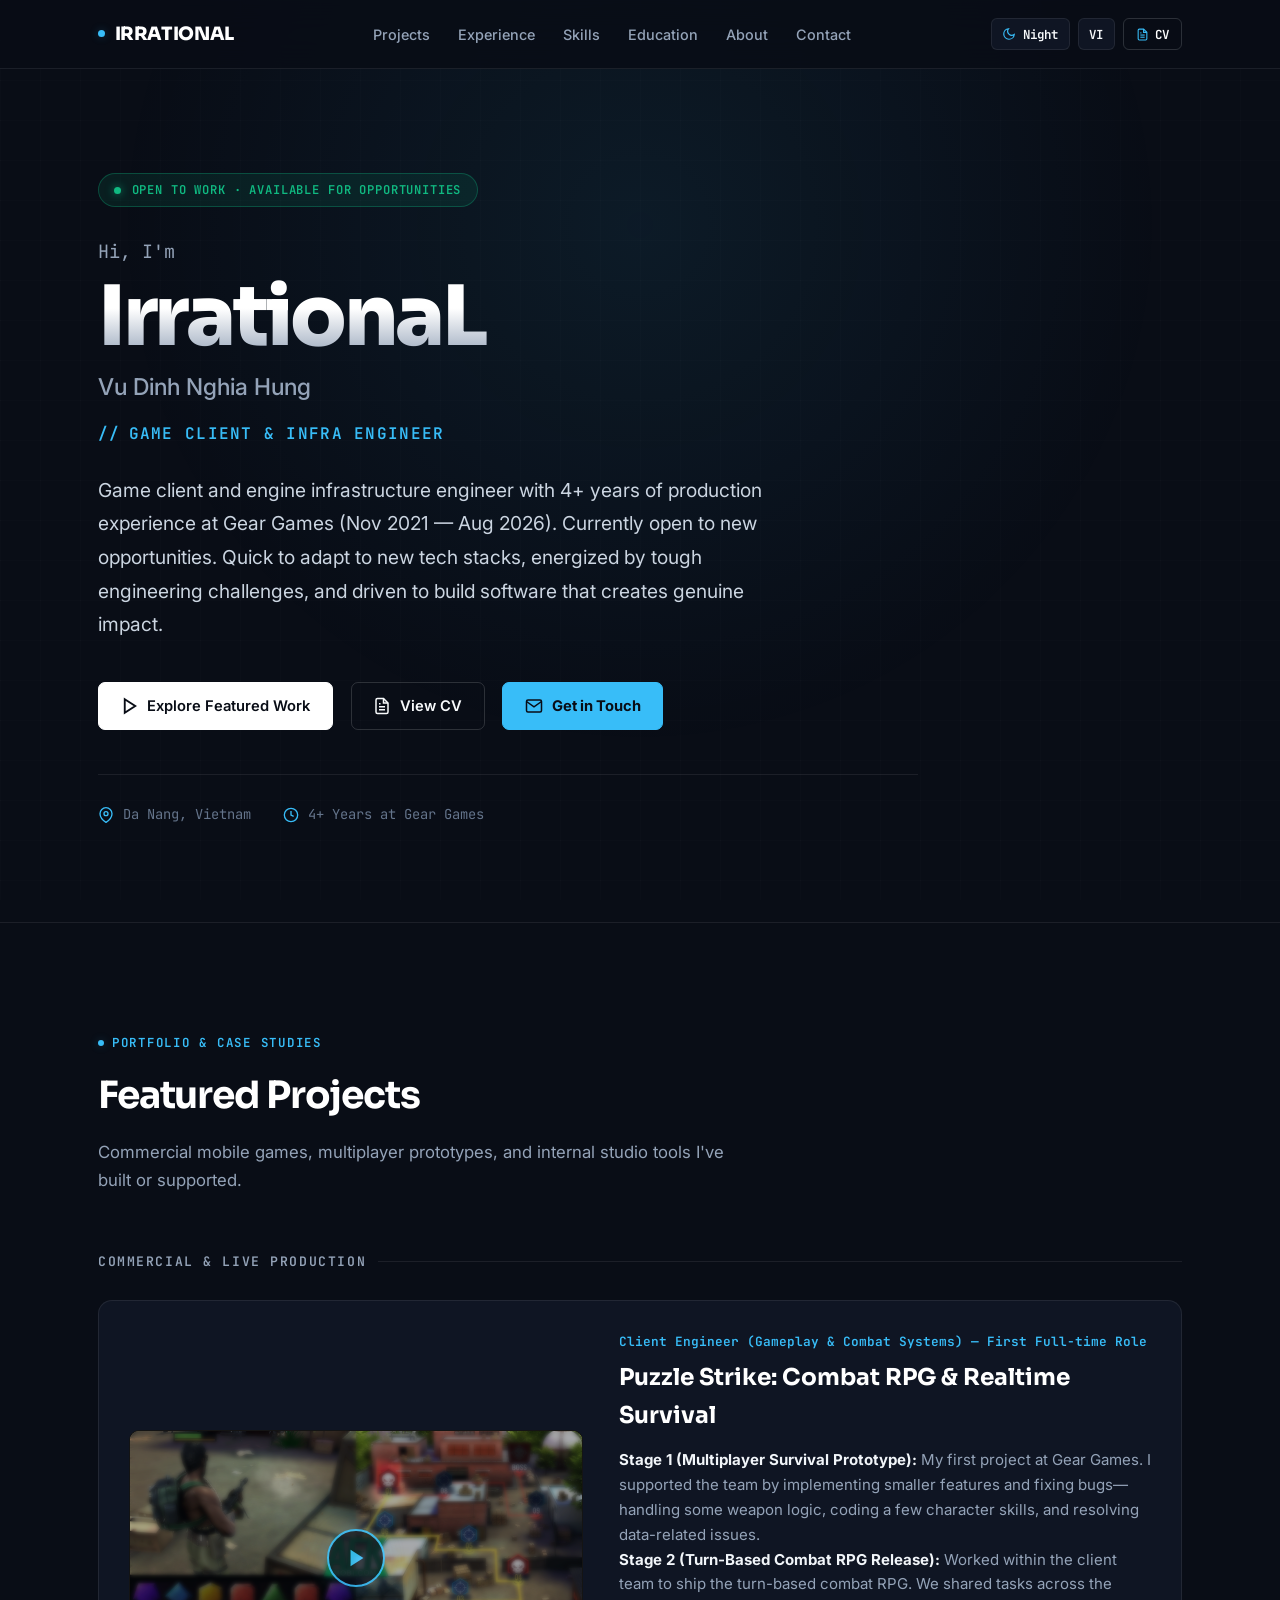
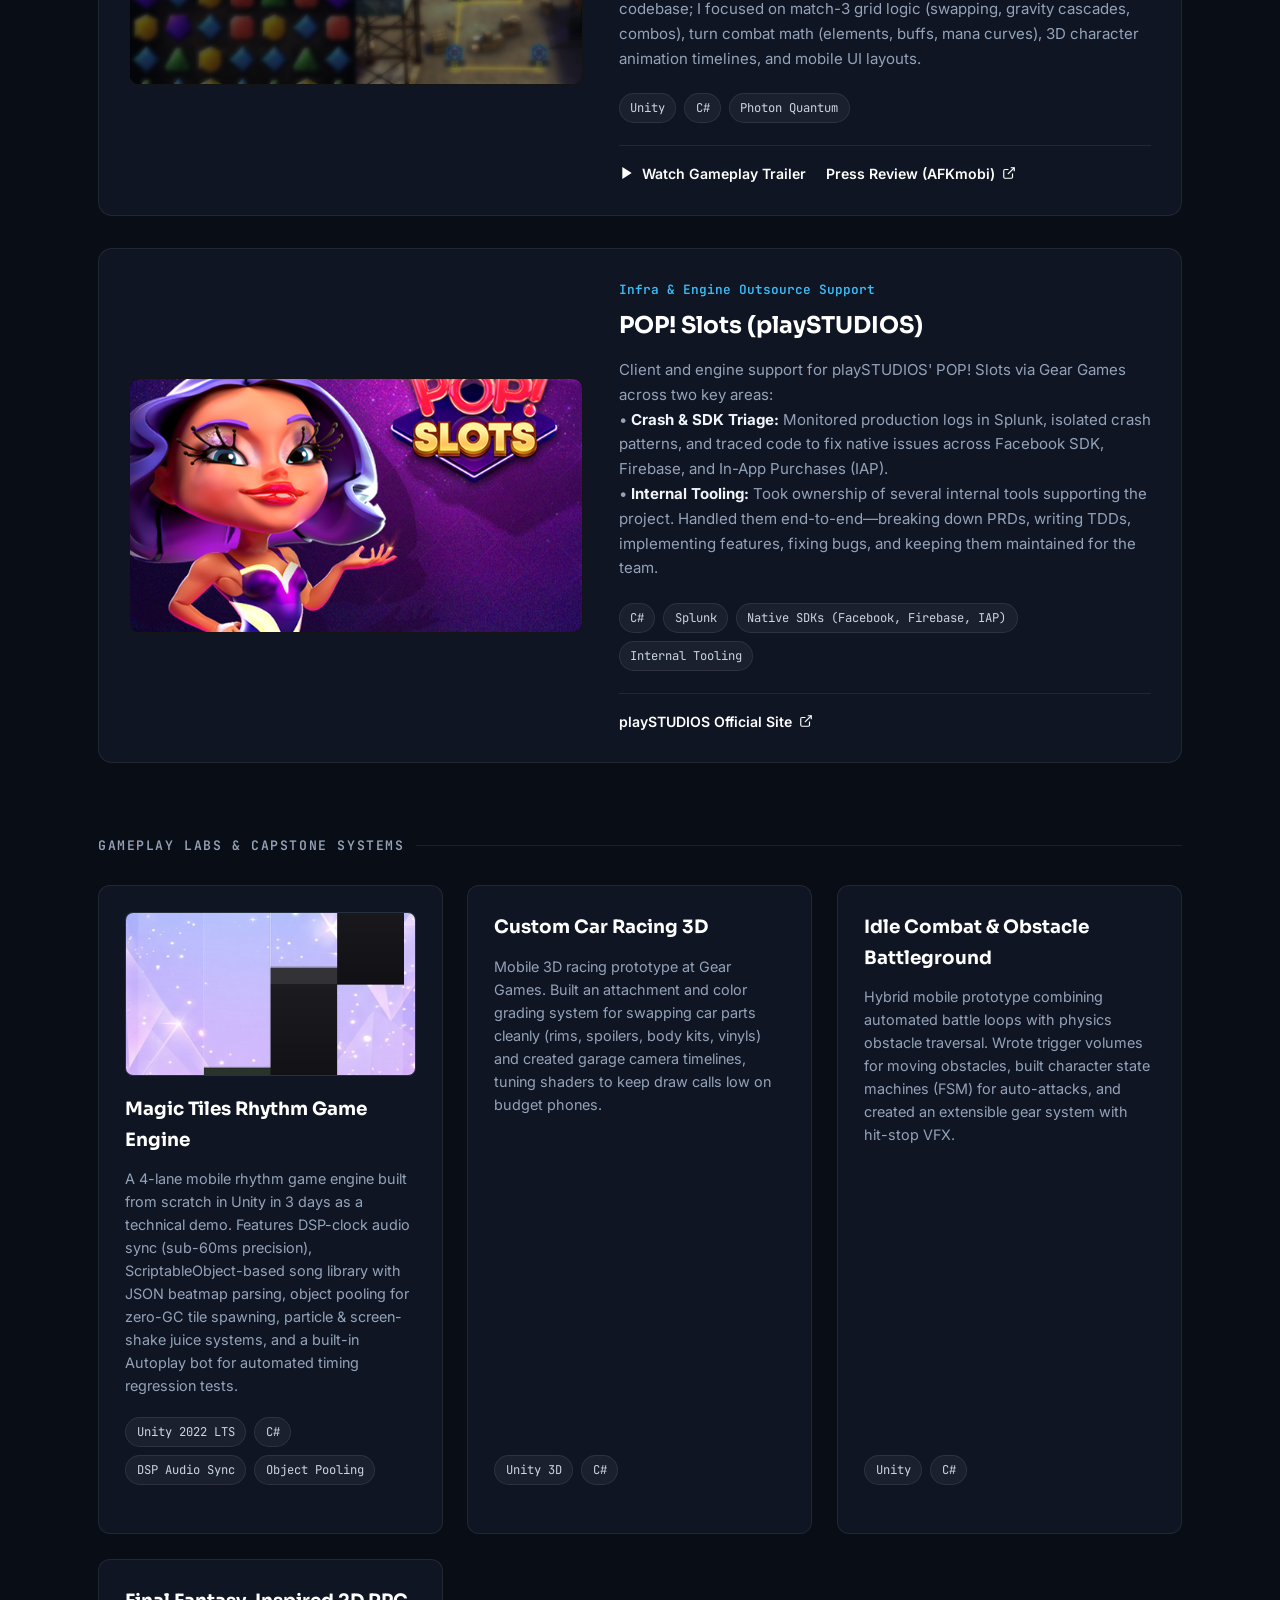
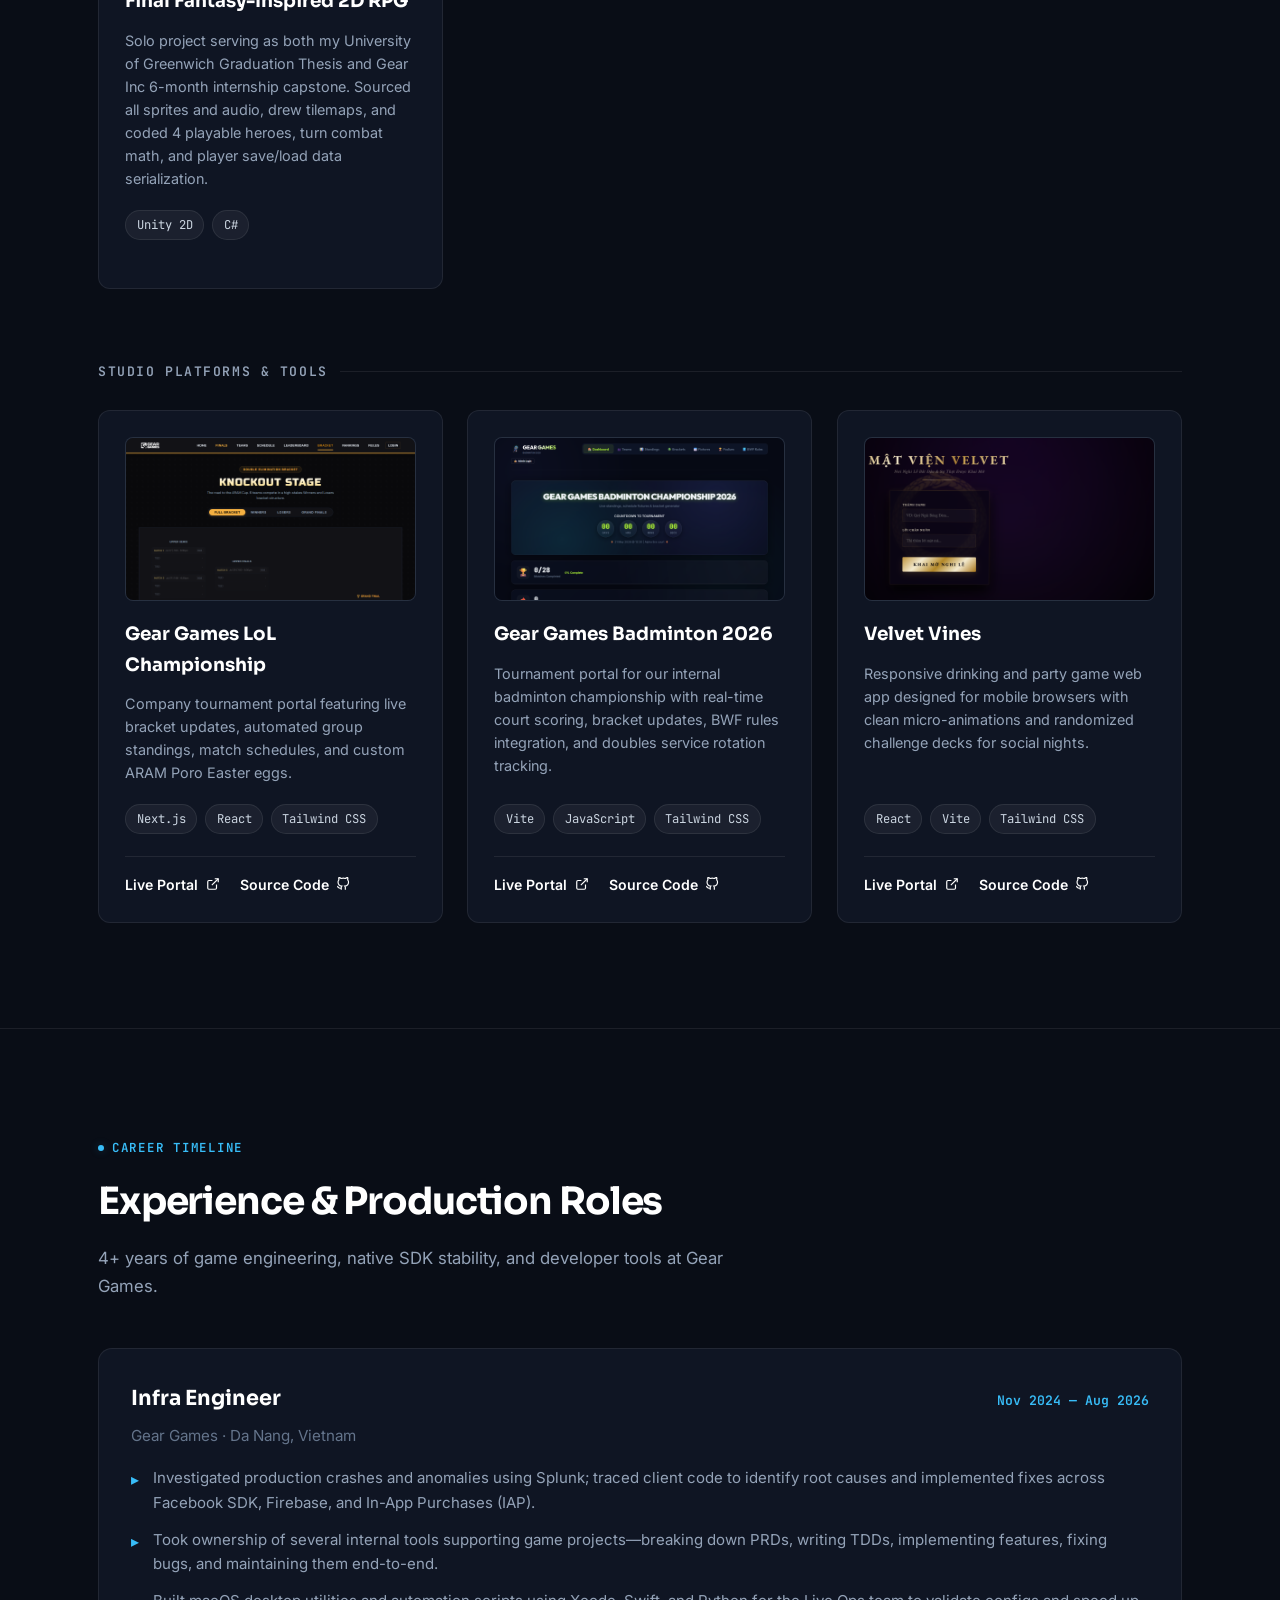
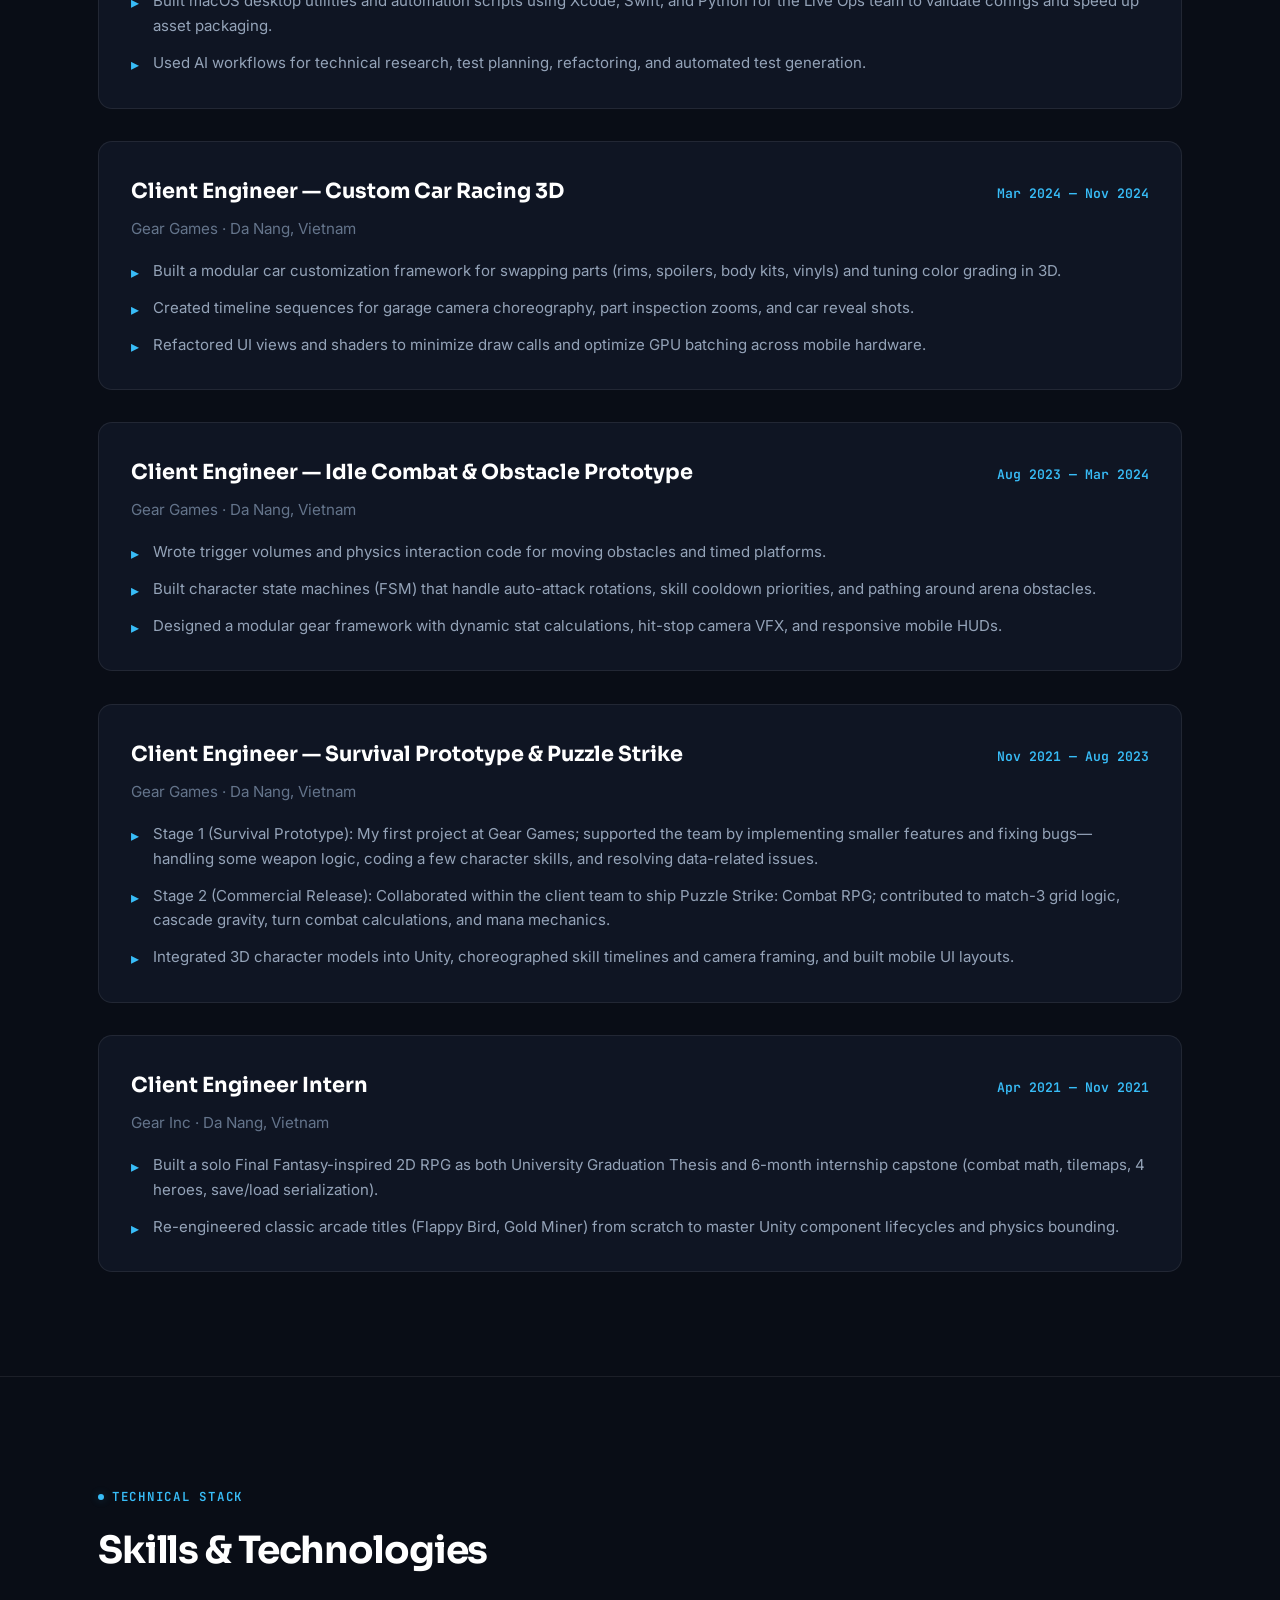
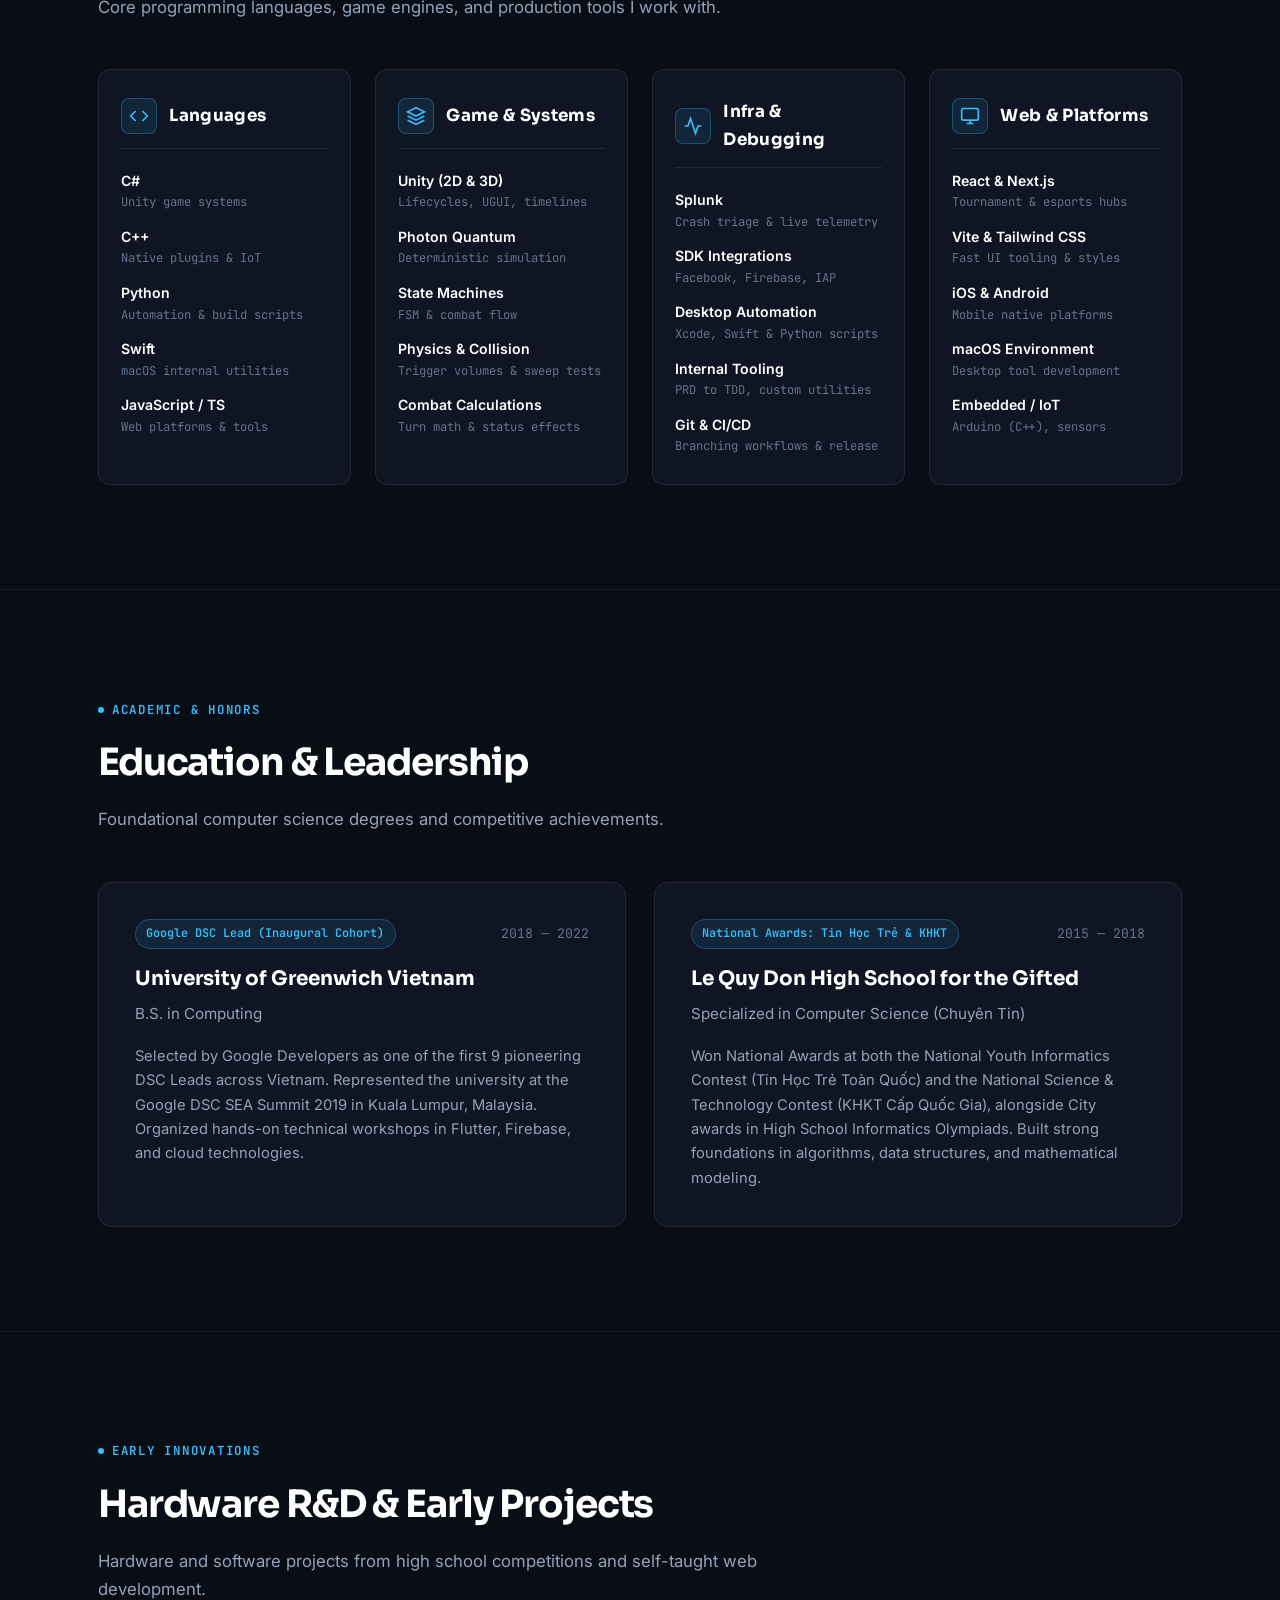
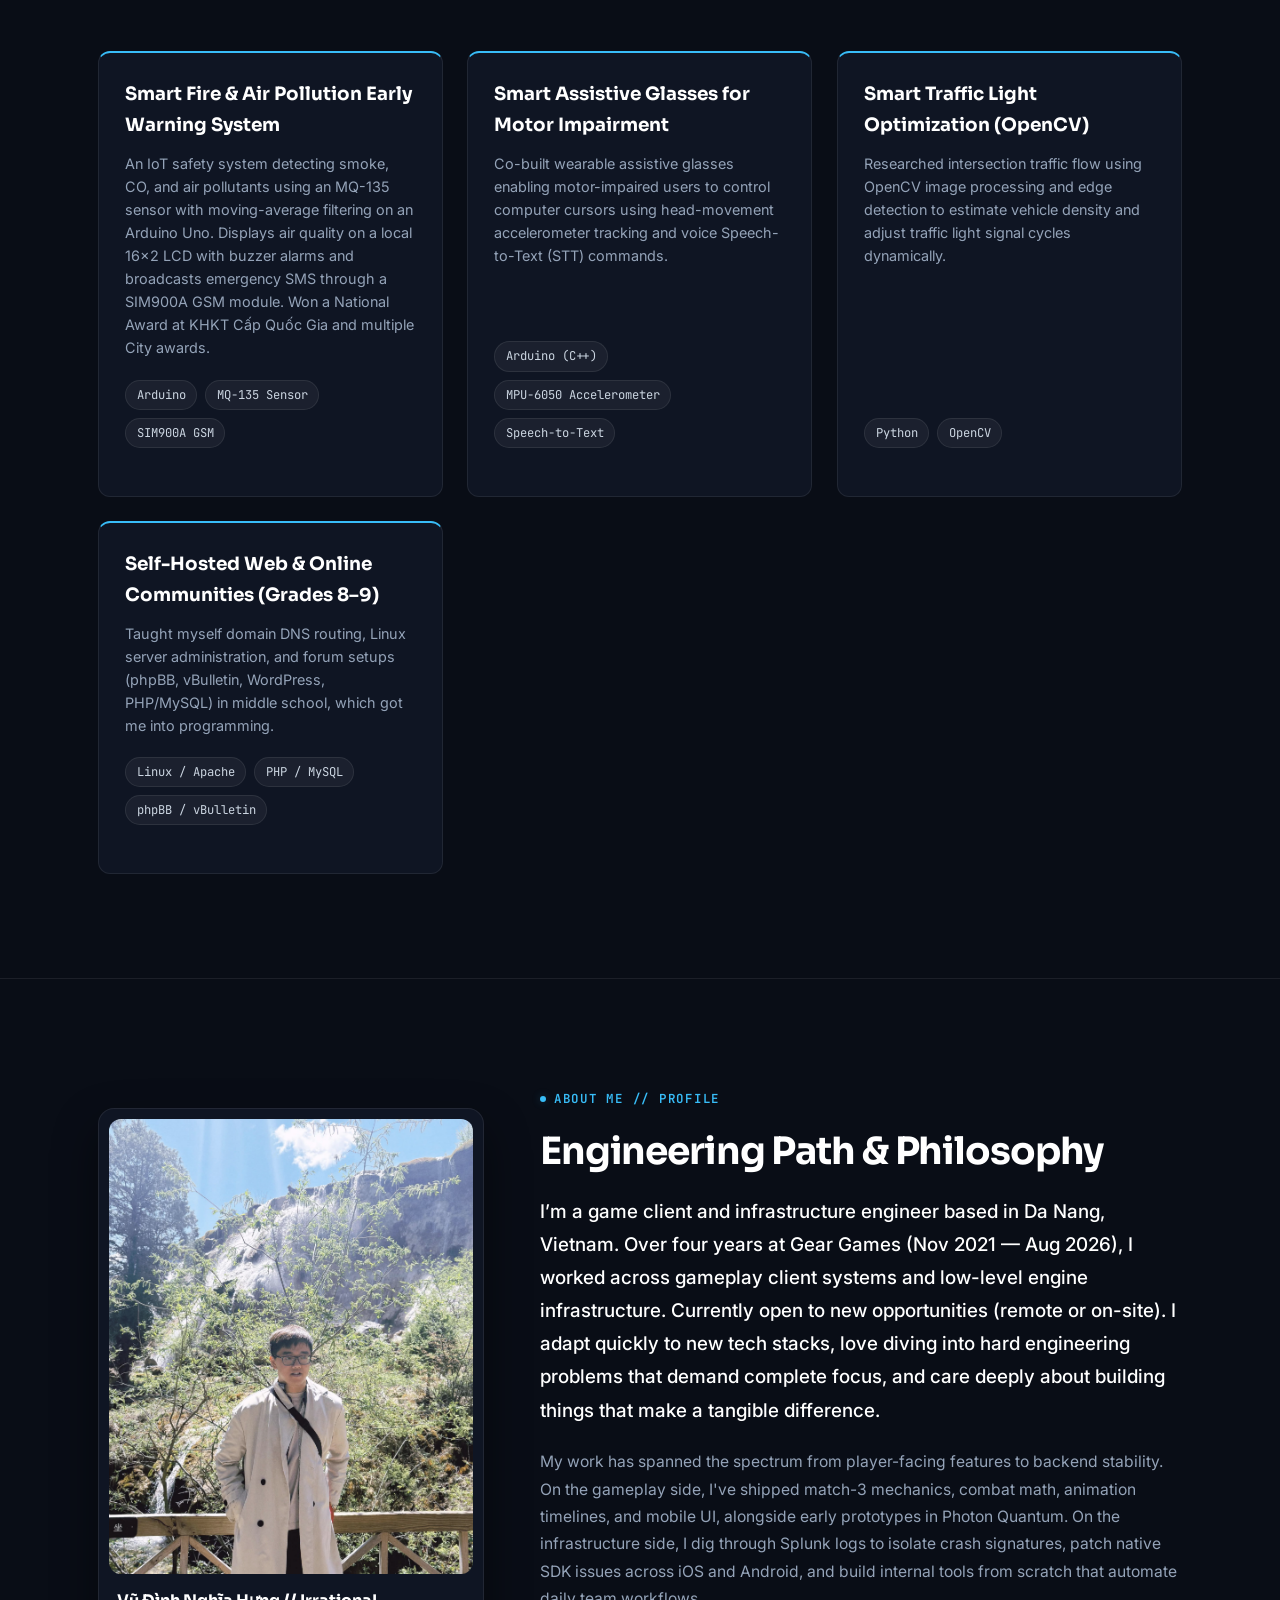
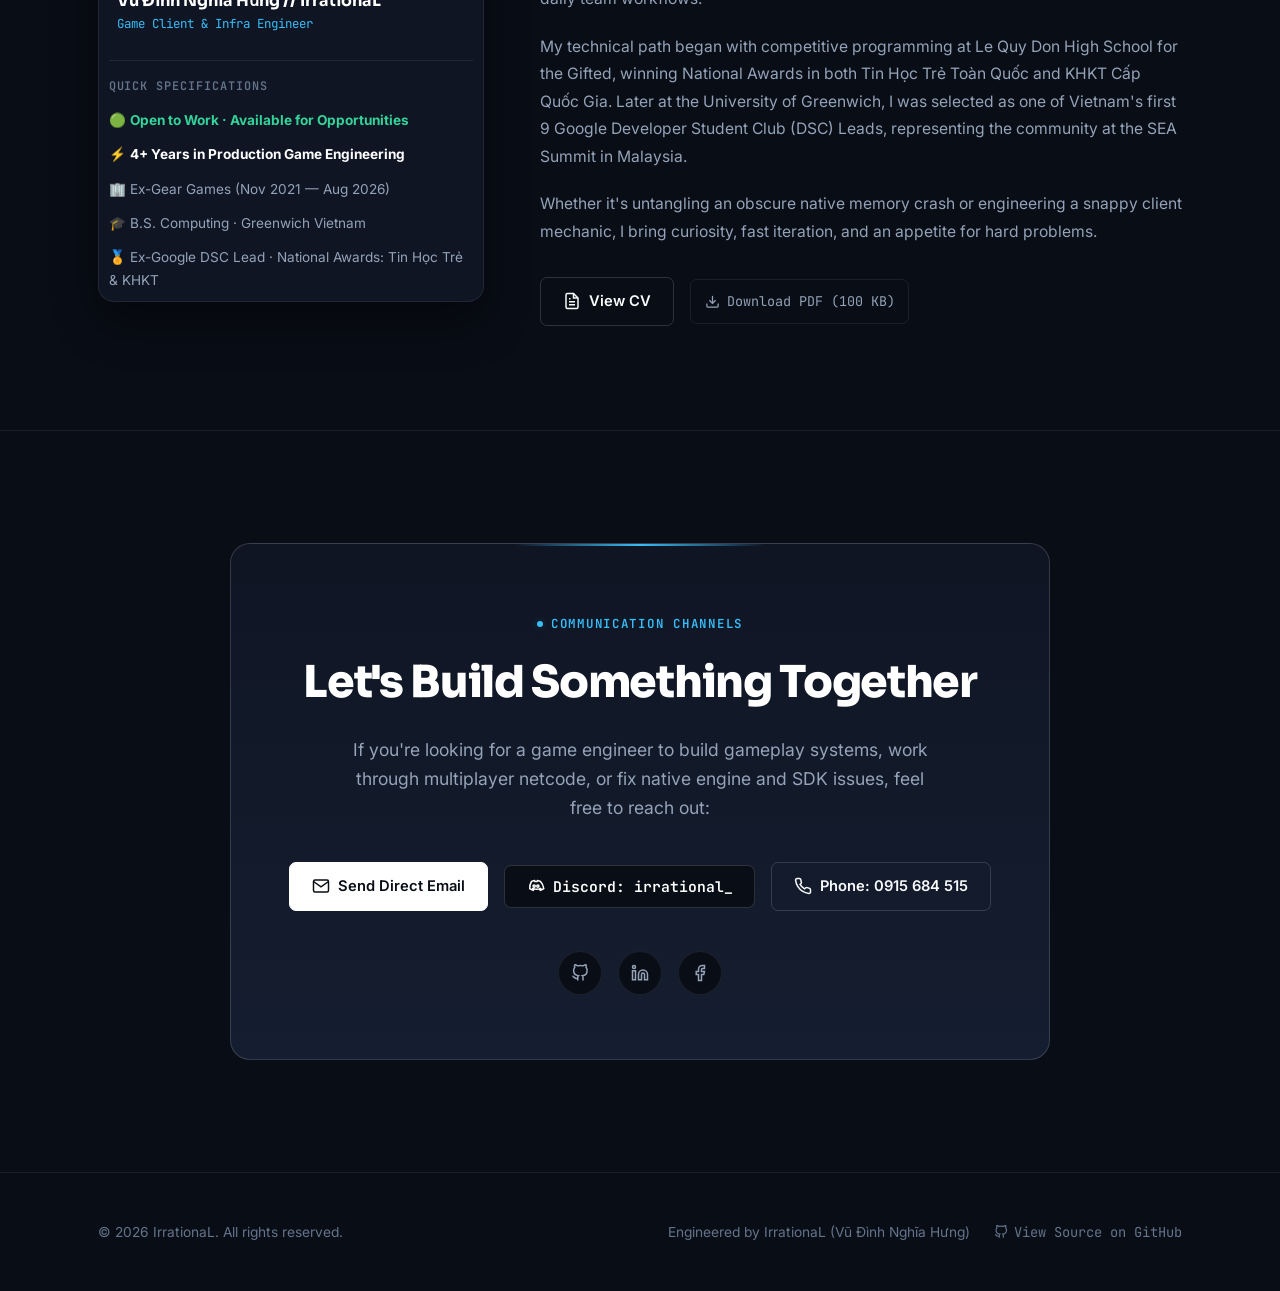
<file: index.html>
<!DOCTYPE html>
<html lang="en" data-theme="amber">
<head>
  <meta charset="UTF-8" />
  <meta name="viewport" content="width=device-width, initial-scale=1.0" />
  <title>IrrationaL // Vũ Đình Nghĩa Hưng — GAME CLIENT & INFRA ENGINEER</title>
  <meta name="description" content="Portfolio of Vũ Đình Nghĩa Hưng (IrrationaL) - Game Client & Infra Engineer with 4+ years at Gear Games specializing in Unity, deterministic multiplayer (Photon Quantum), and native SDK infrastructure." />
  
  <link rel="preconnect" href="https://fonts.googleapis.com">
  <link rel="preconnect" href="https://fonts.gstatic.com" crossorigin>
  <link href="https://fonts.googleapis.com/css2?family=Inter:wght@300;400;500;600;700&family=JetBrains+Mono:wght@400;500;600&family=Sora:wght@400;600;700;800&display=swap" rel="stylesheet">
  <link rel="stylesheet" href="css/style.css" />
</head>
<body>

  <!-- Ambient Cursor-Follow Spotlight & Grid Pattern -->
  <div class="ambient-spotlight"></div>
  <div class="ambient-grid"></div>

  <div class="content-wrapper">

    <!-- Top Navigation Bar — Clean & Streamlined -->
    <header class="navbar">
      <div class="container nav-container">
        <a href="#hero" class="brand-logo" aria-label="IrrationaL Home">
          <span class="status-dot"></span>
          <span class="alias">IRRATIONAL</span>
        </a>

        <nav>
          <ul class="nav-links">
            <li><a href="#projects" class="nav-link" data-i18n="nav.projects">Projects</a></li>
            <li><a href="#experience" class="nav-link" data-i18n="nav.experience">Experience</a></li>
            <li><a href="#skills" class="nav-link" data-i18n="nav.competencies">Skills</a></li>
            <li><a href="#education" class="nav-link" data-i18n="nav.education">Education</a></li>
            <li><a href="#about" class="nav-link" data-i18n="nav.about">About</a></li>
            <li><a href="#contact" class="nav-link" data-i18n="nav.contact">Contact</a></li>
          </ul>
        </nav>

        <div class="nav-actions">
          <!-- Day / Night Theme Button (Amber for Day, Cyan for Night) -->
          <button id="theme-toggle-btn" class="btn-daynight" title="Toggle Day/Night Accent" aria-label="Toggle Day / Night Accent">
            <svg class="icon-sun" width="14" height="14" viewBox="0 0 24 24" fill="none" stroke="currentColor" stroke-width="2"><circle cx="12" cy="12" r="5"></circle><line x1="12" y1="1" x2="12" y2="3"></line><line x1="12" y1="21" x2="12" y2="23"></line><line x1="4.22" y1="4.22" x2="5.64" y2="5.64"></line><line x1="18.36" y1="18.36" x2="19.78" y2="19.78"></line><line x1="1" y1="12" x2="3" y2="12"></line><line x1="21" y1="12" x2="23" y2="12"></line><line x1="4.22" y1="19.78" x2="5.64" y2="18.36"></line><line x1="18.36" y1="5.64" x2="19.78" y2="4.22"></line></svg>
            <svg class="icon-moon" width="14" height="14" viewBox="0 0 24 24" fill="none" stroke="currentColor" stroke-width="2" style="display:none;"><path d="M21 12.79A9 9 0 1 1 11.21 3 7 7 0 0 0 21 12.79z"></path></svg>
            <span class="theme-label">Day</span>
          </button>

          <!-- Language Switcher Capsule -->
          <button id="lang-toggle" class="btn-lang-compact" aria-label="Switch Language" title="Switch Language">
            <span class="lang-text">VI</span>
          </button>

          <!-- Compact CV Button -->
          <button id="nav-cv-btn" class="btn-cv-compact" title="View &amp; Download CV" aria-label="View and Download CV" data-open-cv>
            <svg width="13" height="13" viewBox="0 0 24 24" fill="none" stroke="currentColor" stroke-width="2"><path d="M14 2H6a2 2 0 0 0-2 2v16a2 2 0 0 0 2 2h12a2 2 0 0 0 2-2V8z"></path><polyline points="14 2 14 8 20 8"></polyline><line x1="16" y1="13" x2="8" y2="13"></line><line x1="16" y1="17" x2="8" y2="17"></line><polyline points="10 9 9 9 8 9"></polyline></svg>
            <span data-i18n="nav.cv">CV</span>
          </button>

          <button id="mobile-menu-btn" class="mobile-menu-btn" aria-label="Open Navigation">
            <svg width="24" height="24" viewBox="0 0 24 24" fill="none" stroke="currentColor" stroke-width="2"><line x1="3" y1="12" x2="21" y2="12"></line><line x1="3" y1="6" x2="21" y2="6"></line><line x1="3" y1="18" x2="21" y2="18"></line></svg>
          </button>
        </div>
      </div>
    </header>

    <!-- 1. Hero Section -->
    <section id="hero" class="hero">
      <div class="container">
        <div class="hero-content-centered reveal-on-scroll">
          
          <div class="hero-status-pill">
            <span class="status-beacon"></span>
            <span data-i18n="hero.status">OPEN TO WORK · AVAILABLE FOR OPPORTUNITIES</span>
          </div>

          <p class="hero-intro" data-i18n="hero.intro">Hi, I'm</p>
          <h1 class="hero-title" data-i18n="hero.title">IrrationaL</h1>
          <h2 class="hero-realname" data-i18n="hero.realname">Vu Dinh Nghia Hung</h2>
          <div class="hero-role-tag">
            <span>//</span>
            <span data-i18n="hero.role">GAME CLIENT & INFRA ENGINEER</span>
          </div>

          <p class="hero-summary" data-i18n="hero.summary">
            Game client and engine infrastructure engineer with 4+ years of production experience at Gear Games (Nov 2021 — Aug 2026). Currently open to new opportunities. Quick to adapt to new tech stacks, energized by tough engineering challenges, and driven to build software that creates genuine impact.
          </p>

          <div class="hero-actions">
            <a href="#projects" class="btn btn-primary">
              <svg width="18" height="18" viewBox="0 0 24 24" fill="none" stroke="currentColor" stroke-width="2.5"><polygon points="5 3 19 12 5 21 5 3"></polygon></svg>
              <span data-i18n="hero.exploreWork">Explore Featured Work</span>
            </a>

            <a href="assets/cv.pdf" id="hero-cv-btn" class="btn btn-outline" data-open-cv>
              <svg width="18" height="18" viewBox="0 0 24 24" fill="none" stroke="currentColor" stroke-width="2"><path d="M14 2H6a2 2 0 0 0-2 2v16a2 2 0 0 0 2 2h12a2 2 0 0 0 2-2V8z"></path><polyline points="14 2 14 8 20 8"></polyline><line x1="16" y1="13" x2="8" y2="13"></line><line x1="16" y1="17" x2="8" y2="17"></line><polyline points="10 9 9 9 8 9"></polyline></svg>
              <span data-i18n="hero.viewCv">View CV</span>
            </a>

            <a href="#contact" class="btn btn-accent">
              <svg width="18" height="18" viewBox="0 0 24 24" fill="none" stroke="currentColor" stroke-width="2"><path d="M4 4h16c1.1 0 2 .9 2 2v12c0 1.1-.9 2-2 2H4c-1.1 0-2-.9-2-2V6c0-1.1.9-2 2-2z"></path><polyline points="22,6 12,13 2,6"></polyline></svg>
              <span data-i18n="hero.getInTouch">Get in Touch</span>
            </a>
          </div>

          <div class="hero-meta-strip">
            <div class="meta-chip">
              <svg width="16" height="16" viewBox="0 0 24 24" fill="none" stroke="currentColor" stroke-width="2"><path d="M21 10c0 7-9 13-9 13s-9-6-9-13a9 9 0 0 1 18 0z"></path><circle cx="12" cy="10" r="3"></circle></svg>
              <span data-i18n="hero.location">Da Nang, Vietnam</span>
            </div>
            <div class="meta-chip">
              <svg width="16" height="16" viewBox="0 0 24 24" fill="none" stroke="currentColor" stroke-width="2"><circle cx="12" cy="12" r="10"></circle><polyline points="12 6 12 12 16 14"></polyline></svg>
              <span data-i18n="hero.experiencePill">4+ Years at Gear Games</span>
            </div>
          </div>

        </div>
      </div>
    </section>

    <!-- 2. Featured Projects (The Tangible Proof) -->
    <section id="projects" class="projects">
      <div class="container">
        <div class="section-tag reveal-on-scroll" data-i18n="projects.tag">PORTFOLIO & CASE STUDIES</div>
        <h2 class="section-title reveal-on-scroll" data-i18n="projects.title">Featured Projects</h2>
        <p class="section-desc reveal-on-scroll" data-i18n="projects.desc">Commercial mobile games, multiplayer prototypes, and internal studio tools I've built or supported.</p>

        <!-- Group 1: Commercial Releases -->
        <div class="projects-group-header reveal-on-scroll">
          <span class="projects-group-label" data-i18n="projects.shippedLabel">COMMERCIAL & LIVE PRODUCTION</span>
          <span class="projects-group-line"></span>
        </div>

        <div class="featured-projects-list">
          
          <!-- Project 1: Puzzle Strike -->
          <div class="project-row reveal-on-scroll">
            <div class="project-media-wrapper">
              <img src="assets/projects/puzzlestrike-1.jpg" alt="Puzzle Strike: Combat RPG" class="project-thumbnail" />
              <button id="play-puzzlestrike-trailer" class="video-play-overlay" aria-label="Play Gameplay Trailer" title="Watch Gameplay Video">
                <div class="play-circle">
                  <svg width="22" height="22" viewBox="0 0 24 24" fill="currentColor"><polygon points="5 3 19 12 5 21 5 3"></polygon></svg>
                </div>
              </button>
            </div>

            <div class="project-info">
              <div class="project-role-badge" data-i18n="projects.p1Role">Client Engineer (Gameplay & Combat Systems) — First Full-time Role</div>
              <h3 class="project-heading" data-i18n="projects.p1Title">Puzzle Strike: Combat RPG & Realtime Survival</h3>
              <p class="project-body" data-i18n="projects.p1Desc">
                <strong>Stage 1 (Multiplayer Survival Prototype):</strong> My first project at Gear Games. I supported the team by implementing smaller features and fixing bugs—handling some weapon logic, coding a few character skills, and resolving data-related issues.<br/>
                <strong>Stage 2 (Turn-Based Combat RPG Release):</strong> Worked within the client team to ship the turn-based combat RPG. We shared tasks across the codebase; I focused on match-3 grid logic (swapping, gravity cascades, combos), turn combat math (elements, buffs, mana curves), 3D character animation timelines, and mobile UI layouts.
              </p>
              
              <div class="tech-capsule-row">
                <span class="tech-capsule">Unity</span>
                <span class="tech-capsule">C#</span>
                <span class="tech-capsule">Photon Quantum</span>
              </div>

              <div class="project-action-links">
                <a href="#" id="play-puzzlestrike-trailer-link" class="action-link">
                  <svg width="16" height="16" viewBox="0 0 24 24" fill="currentColor"><polygon points="5 3 19 12 5 21 5 3"></polygon></svg>
                  <span data-i18n="projects.watchTrailer">Watch Gameplay Trailer</span>
                </a>

                <a href="https://afkmobi.com/puzzle-strike-combat-rpg-game-xep-hinh-giai-do-phong-cach-match-3.html" target="_blank" rel="noopener noreferrer" class="action-link">
                  <span data-i18n="projects.newsCoverage">Press Review (AFKmobi)</span>
                  <svg width="14" height="14" viewBox="0 0 24 24" fill="none" stroke="currentColor" stroke-width="2"><path d="M18 13v6a2 2 0 0 1-2 2H5a2 2 0 0 1-2-2V8a2 2 0 0 1 2-2h6"></path><polyline points="15 3 21 3 21 9"></polyline><line x1="10" y1="14" x2="21" y2="3"></line></svg>
                </a>
              </div>
            </div>
          </div>

          <!-- Project 2: POP! Slots -->
          <div class="project-row reveal-on-scroll">
            <div class="project-media-wrapper">
              <img src="assets/projects/popslots.png" alt="POP! Slots (playSTUDIOS)" class="project-thumbnail" />
            </div>

            <div class="project-info">
              <div class="project-role-badge" data-i18n="projects.p2Role">Infra & Engine Outsource Support</div>
              <h3 class="project-heading" data-i18n="projects.p2Title">POP! Slots (playSTUDIOS)</h3>
              <p class="project-body" data-i18n="projects.p2Desc">
                Client and engine support for playSTUDIOS' POP! Slots via Gear Games across two key areas:<br/>
                • <strong>Crash & SDK Triage:</strong> Monitored production logs in Splunk, isolated crash patterns, and traced code to fix native issues across Facebook SDK, Firebase, and In-App Purchases (IAP).<br/>
                • <strong>Internal Tooling:</strong> Took ownership of several internal tools supporting the project. Handled them end-to-end—breaking down PRDs, writing TDDs, implementing features, fixing bugs, and keeping them maintained for the team.
              </p>

              <div class="tech-capsule-row">
                <span class="tech-capsule">C#</span>
                <span class="tech-capsule">Splunk</span>
                <span class="tech-capsule">Native SDKs (Facebook, Firebase, IAP)</span>
                <span class="tech-capsule">Internal Tooling</span>
              </div>

              <div class="project-action-links">
                <a href="https://www.playstudios.com/pop-slots/" target="_blank" rel="noopener noreferrer" class="action-link">
                  <span data-i18n="projects.officialSite">playSTUDIOS Official Site</span>
                  <svg width="14" height="14" viewBox="0 0 24 24" fill="none" stroke="currentColor" stroke-width="2"><path d="M18 13v6a2 2 0 0 1-2 2H5a2 2 0 0 1-2-2V8a2 2 0 0 1 2-2h6"></path><polyline points="15 3 21 3 21 9"></polyline><line x1="10" y1="14" x2="21" y2="3"></line></svg>
                </a>
              </div>
            </div>
          </div>

        </div>

        <!-- Group 2: Prototypes & Labs -->
        <div class="projects-group-header reveal-on-scroll" style="margin-top: 4.5rem;">
          <span class="projects-group-label" data-i18n="projects.prototypesLabel">GAMEPLAY LABS & CAPSTONE SYSTEMS</span>
          <span class="projects-group-line"></span>
        </div>

        <div class="secondary-projects-grid">
          <!-- Card: Magic Tiles Rhythm Game Engine -->
          <div class="secondary-card reveal-on-scroll delay-1">
            <div class="sec-card-media">
              <img src="assets/projects/rhythm-game.png" alt="Magic Tiles Rhythm Game" class="sec-card-img" loading="lazy" />
            </div>
            <h4 class="sec-title" data-i18n="projects.p9Title">Magic Tiles Rhythm Game Engine</h4>
            <p class="sec-desc" data-i18n="projects.p9Desc">
              A 4-lane mobile rhythm game engine built from scratch in Unity in 3 days as a technical demo. Features DSP-clock audio sync (sub-60ms precision), ScriptableObject-based song library with JSON beatmap parsing, object pooling for zero-GC tile spawning, particle &amp; screen-shake juice systems, and a built-in Autoplay bot for automated timing regression tests.
            </p>
            <div class="tech-capsule-row">
              <span class="tech-capsule">Unity 2022 LTS</span>
              <span class="tech-capsule">C#</span>
              <span class="tech-capsule">DSP Audio Sync</span>
              <span class="tech-capsule">Object Pooling</span>
            </div>
          </div>

          <!-- Card 3: Custom Car Racing -->
          <div class="secondary-card reveal-on-scroll delay-1">
            <h4 class="sec-title" data-i18n="projects.p3Title">Custom Car Racing 3D</h4>
            <p class="sec-desc" data-i18n="projects.p3Desc">
              Mobile 3D racing prototype at Gear Games. Built an attachment and color grading system for swapping car parts cleanly (rims, spoilers, body kits, vinyls) and created garage camera timelines, tuning shaders to keep draw calls low on budget phones.
            </p>
            <div class="tech-capsule-row">
              <span class="tech-capsule">Unity 3D</span>
              <span class="tech-capsule">C#</span>
            </div>
          </div>

          <!-- Card 4: Idle Combat & Obstacles -->
          <div class="secondary-card reveal-on-scroll delay-2">
            <h4 class="sec-title" data-i18n="projects.p4Title">Idle Combat & Obstacle Battleground</h4>
            <p class="sec-desc" data-i18n="projects.p4Desc">
              Hybrid mobile prototype combining automated battle loops with physics obstacle traversal. Wrote trigger volumes for moving obstacles, built character state machines (FSM) for auto-attacks, and created an extensible gear system with hit-stop VFX.
            </p>
            <div class="tech-capsule-row">
              <span class="tech-capsule">Unity</span>
              <span class="tech-capsule">C#</span>
            </div>
          </div>

          <!-- Card 5: Final Fantasy RPG Capstone -->
          <div class="secondary-card reveal-on-scroll delay-3">
            <h4 class="sec-title" data-i18n="projects.p5Title">Final Fantasy-Inspired 2D RPG</h4>
            <p class="sec-desc" data-i18n="projects.p5Desc">
              Solo project serving as both my University of Greenwich Graduation Thesis and Gear Inc 6-month internship capstone. Sourced all sprites and audio, drew tilemaps, and coded 4 playable heroes, turn combat math, and player save/load data serialization.
            </p>
            <div class="tech-capsule-row">
              <span class="tech-capsule">Unity 2D</span>
              <span class="tech-capsule">C#</span>
            </div>
          </div>
        </div>

        <!-- Group 3: Studio Web Platforms -->
        <div class="projects-group-header reveal-on-scroll" style="margin-top: 4.5rem;">
          <span class="projects-group-label" data-i18n="projects.platformsLabel">STUDIO PLATFORMS & TOOLS</span>
          <span class="projects-group-line"></span>
        </div>

        <div class="secondary-projects-grid">
          <!-- Web 1: LoL Tournament -->
          <div class="secondary-card reveal-on-scroll delay-1">
            <div class="sec-card-media">
              <img src="assets/projects/web-lol.png" alt="Gear Games LoL Championship" class="sec-card-img" loading="lazy" />
            </div>
            <h4 class="sec-title" data-i18n="projects.p6Title">Gear Games LoL Championship</h4>
            <p class="sec-desc" data-i18n="projects.p6Desc">
              Company tournament portal featuring live bracket updates, automated group standings, match schedules, and custom ARAM Poro Easter eggs.
            </p>
            <div class="tech-capsule-row">
              <span class="tech-capsule">Next.js</span>
              <span class="tech-capsule">React</span>
              <span class="tech-capsule">Tailwind CSS</span>
            </div>
            <div class="project-action-links" style="margin-top: auto;">
              <a href="https://gg-lol-tournament.vercel.app/" target="_blank" rel="noopener noreferrer" class="action-link">
                <span data-i18n="projects.liveDemo">Live Portal</span>
                <svg width="14" height="14" viewBox="0 0 24 24" fill="none" stroke="currentColor" stroke-width="2"><path d="M18 13v6a2 2 0 0 1-2 2H5a2 2 0 0 1-2-2V8a2 2 0 0 1 2-2h6"></path><polyline points="15 3 21 3 21 9"></polyline><line x1="10" y1="14" x2="21" y2="3"></line></svg>
              </a>
              <a href="https://github.com/hungvdn1314/gg-lol-tournament" target="_blank" rel="noopener noreferrer" class="action-link">
                <span data-i18n="projects.sourceCode">Source Code</span>
                <svg width="14" height="14" viewBox="0 0 24 24" fill="none" stroke="currentColor" stroke-width="2"><path d="M9 19c-5 1.5-5-2.5-7-3m14 6v-3.87a3.37 3.37 0 0 0-.94-2.61c3.14-.35 6.44-1.54 6.44-7A5.44 5.44 0 0 0 20 4.77 5.07 5.07 0 0 0 19.91 1S18.73.65 16 2.48a13.38 13.38 0 0 0-7 0C6.27.65 5.09 1 5.09 1A5.07 5.07 0 0 0 5 4.77a5.44 5.44 0 0 0-1.5 3.78c0 5.42 3.3 6.61 6.44 7A3.37 3.37 0 0 0 9 18.13V22"></path></svg>
              </a>
            </div>
          </div>

          <!-- Web 2: Badminton Tournament -->
          <div class="secondary-card reveal-on-scroll delay-2">
            <div class="sec-card-media">
              <img src="assets/projects/web-badminton.png" alt="Gear Games Badminton 2026" class="sec-card-img" loading="lazy" />
            </div>
            <h4 class="sec-title" data-i18n="projects.p7Title">Gear Games Badminton 2026</h4>
            <p class="sec-desc" data-i18n="projects.p7Desc">
              Tournament portal for our internal badminton championship with real-time court scoring, bracket updates, BWF rules integration, and doubles service rotation tracking.
            </p>
            <div class="tech-capsule-row">
              <span class="tech-capsule">Vite</span>
              <span class="tech-capsule">JavaScript</span>
              <span class="tech-capsule">Tailwind CSS</span>
            </div>
            <div class="project-action-links" style="margin-top: auto;">
              <a href="https://badminton-tournament-gear.vercel.app/" target="_blank" rel="noopener noreferrer" class="action-link">
                <span data-i18n="projects.liveDemo">Live Portal</span>
                <svg width="14" height="14" viewBox="0 0 24 24" fill="none" stroke="currentColor" stroke-width="2"><path d="M18 13v6a2 2 0 0 1-2 2H5a2 2 0 0 1-2-2V8a2 2 0 0 1 2-2h6"></path><polyline points="15 3 21 3 21 9"></polyline><line x1="10" y1="14" x2="21" y2="3"></line></svg>
              </a>
              <a href="https://github.com/hungvdn1314/badminton_tournament" target="_blank" rel="noopener noreferrer" class="action-link">
                <span data-i18n="projects.sourceCode">Source Code</span>
                <svg width="14" height="14" viewBox="0 0 24 24" fill="none" stroke="currentColor" stroke-width="2"><path d="M9 19c-5 1.5-5-2.5-7-3m14 6v-3.87a3.37 3.37 0 0 0-.94-2.61c3.14-.35 6.44-1.54 6.44-7A5.44 5.44 0 0 0 20 4.77 5.07 5.07 0 0 0 19.91 1S18.73.65 16 2.48a13.38 13.38 0 0 0-7 0C6.27.65 5.09 1 5.09 1A5.07 5.07 0 0 0 5 4.77a5.44 5.44 0 0 0-1.5 3.78c0 5.42 3.3 6.61 6.44 7A3.37 3.37 0 0 0 9 18.13V22"></path></svg>
              </a>
            </div>
          </div>

          <!-- Web 3: Velvet Vines -->
          <div class="secondary-card reveal-on-scroll delay-3">
            <div class="sec-card-media">
              <img src="assets/projects/web-velvet.png" alt="Velvet Vines" class="sec-card-img" loading="lazy" />
            </div>
            <h4 class="sec-title" data-i18n="projects.p8Title">Velvet Vines</h4>
            <p class="sec-desc" data-i18n="projects.p8Desc">
              Responsive drinking and party game web app designed for mobile browsers with clean micro-animations and randomized challenge decks for social nights.
            </p>
            <div class="tech-capsule-row">
              <span class="tech-capsule">React</span>
              <span class="tech-capsule">Vite</span>
              <span class="tech-capsule">Tailwind CSS</span>
            </div>
            <div class="project-action-links" style="margin-top: auto;">
              <a href="https://velvet-vines.vercel.app/" target="_blank" rel="noopener noreferrer" class="action-link">
                <span data-i18n="projects.liveDemo">Live Portal</span>
                <svg width="14" height="14" viewBox="0 0 24 24" fill="none" stroke="currentColor" stroke-width="2"><path d="M18 13v6a2 2 0 0 1-2 2H5a2 2 0 0 1-2-2V8a2 2 0 0 1 2-2h6"></path><polyline points="15 3 21 3 21 9"></polyline><line x1="10" y1="14" x2="21" y2="3"></line></svg>
              </a>
              <a href="https://github.com/hungvdn1314/velvet-vines" target="_blank" rel="noopener noreferrer" class="action-link">
                <span data-i18n="projects.sourceCode">Source Code</span>
                <svg width="14" height="14" viewBox="0 0 24 24" fill="none" stroke="currentColor" stroke-width="2"><path d="M9 19c-5 1.5-5-2.5-7-3m14 6v-3.87a3.37 3.37 0 0 0-.94-2.61c3.14-.35 6.44-1.54 6.44-7A5.44 5.44 0 0 0 20 4.77 5.07 5.07 0 0 0 19.91 1S18.73.65 16 2.48a13.38 13.38 0 0 0-7 0C6.27.65 5.09 1 5.09 1A5.07 5.07 0 0 0 5 4.77a5.44 5.44 0 0 0-1.5 3.78c0 5.42 3.3 6.61 6.44 7A3.37 3.37 0 0 0 9 18.13V22"></path></svg>
              </a>
            </div>
          </div>
        </div>

      </div>
    </section>

    <!-- 3. Career & Production Experience (Gear Games) -->
    <section id="experience" class="experience">
      <div class="container">
        <div class="section-tag reveal-on-scroll" data-i18n="experience.tag">CAREER TIMELINE</div>
        <h2 class="section-title reveal-on-scroll" data-i18n="experience.title">Experience & Production Roles</h2>
        <p class="section-desc reveal-on-scroll" data-i18n="experience.desc">4+ years of game engineering, native SDK stability, and developer tools at Gear Games.</p>

        <div class="experience-list">
          
          <!-- Job 1: Infra Engineer -->
          <div class="exp-card reveal-on-scroll">
            <div class="exp-top-row">
              <h3 class="exp-role-title" data-i18n="experience.job1Role">Infra Engineer</h3>
              <span class="exp-date-badge" data-i18n="experience.job1Date">Nov 2024 — Aug 2026</span>
            </div>
            <div class="exp-company" data-i18n="experience.job1Company">Gear Games · Da Nang, Vietnam</div>
            <ul class="exp-bullets">
              <li data-i18n="experience.job1Bullets.0">Investigated production crashes and anomalies using Splunk; traced client code to identify root causes and implemented fixes across Facebook SDK, Firebase, and In-App Purchases (IAP).</li>
              <li data-i18n="experience.job1Bullets.1">Took ownership of several internal tools supporting game projects—breaking down PRDs, writing TDDs, implementing features, fixing bugs, and maintaining them end-to-end.</li>
              <li data-i18n="experience.job1Bullets.2">Built macOS desktop utilities and automation scripts using Xcode, Swift, and Python for the Live Ops team to validate configs and speed up asset packaging.</li>
              <li data-i18n="experience.job1Bullets.3">Used AI workflows for technical research, test planning, refactoring, and automated test generation.</li>
            </ul>
          </div>

          <!-- Job 2: Custom Car Racing -->
          <div class="exp-card reveal-on-scroll">
            <div class="exp-top-row">
              <h3 class="exp-role-title" data-i18n="experience.job2Role">Client Engineer — Custom Car Racing 3D</h3>
              <span class="exp-date-badge" data-i18n="experience.job2Date">Mar 2024 — Nov 2024</span>
            </div>
            <div class="exp-company" data-i18n="experience.job2Company">Gear Games · Da Nang, Vietnam</div>
            <ul class="exp-bullets">
              <li data-i18n="experience.job2Bullets.0">Built a modular car customization framework for swapping parts (rims, spoilers, body kits, vinyls) and tuning color grading in 3D.</li>
              <li data-i18n="experience.job2Bullets.1">Created timeline sequences for garage camera choreography, part inspection zooms, and car reveal shots.</li>
              <li data-i18n="experience.job2Bullets.2">Refactored UI views and shaders to minimize draw calls and optimize GPU batching across mobile hardware.</li>
            </ul>
          </div>

          <!-- Job 3: Idle Combat & Obstacles -->
          <div class="exp-card reveal-on-scroll">
            <div class="exp-top-row">
              <h3 class="exp-role-title" data-i18n="experience.job3Role">Client Engineer — Idle Combat & Obstacle Prototype</h3>
              <span class="exp-date-badge" data-i18n="experience.job3Date">Aug 2023 — Mar 2024</span>
            </div>
            <div class="exp-company" data-i18n="experience.job3Company">Gear Games · Da Nang, Vietnam</div>
            <ul class="exp-bullets">
              <li data-i18n="experience.job3Bullets.0">Wrote trigger volumes and physics interaction code for moving obstacles and timed platforms.</li>
              <li data-i18n="experience.job3Bullets.1">Built character state machines (FSM) that handle auto-attack rotations, skill cooldown priorities, and pathing around arena obstacles.</li>
              <li data-i18n="experience.job3Bullets.2">Designed a modular gear framework with dynamic stat calculations, hit-stop camera VFX, and responsive mobile HUDs.</li>
            </ul>
          </div>

          <!-- Job 4: Survival & Puzzle Strike -->
          <div class="exp-card reveal-on-scroll">
            <div class="exp-top-row">
              <h3 class="exp-role-title" data-i18n="experience.job4Role">Client Engineer — Survival Prototype & Puzzle Strike</h3>
              <span class="exp-date-badge" data-i18n="experience.job4Date">Nov 2021 — Aug 2023</span>
            </div>
            <div class="exp-company" data-i18n="experience.job4Company">Gear Games · Da Nang, Vietnam</div>
            <ul class="exp-bullets">
              <li data-i18n="experience.job4Bullets.0">Stage 1 (Survival Prototype): My first project at Gear Games; supported the team by implementing smaller features and fixing bugs—handling some weapon logic, coding a few character skills, and resolving data-related issues.</li>
              <li data-i18n="experience.job4Bullets.1">Stage 2 (Commercial Release): Collaborated within the client team to ship Puzzle Strike: Combat RPG; contributed to match-3 grid logic, cascade gravity, turn combat calculations, and mana mechanics.</li>
              <li data-i18n="experience.job4Bullets.2">Integrated 3D character models into Unity, choreographed skill timelines and camera framing, and built mobile UI layouts.</li>
            </ul>
          </div>

          <!-- Job 5: Client Engineer Intern -->
          <div class="exp-card reveal-on-scroll">
            <div class="exp-top-row">
              <h3 class="exp-role-title" data-i18n="experience.job5Role">Client Engineer Intern</h3>
              <span class="exp-date-badge" data-i18n="experience.job5Date">Apr 2021 — Nov 2021</span>
            </div>
            <div class="exp-company" data-i18n="experience.job5Company">Gear Inc · Da Nang, Vietnam</div>
            <ul class="exp-bullets">
              <li data-i18n="experience.job5Bullets.0">Built a solo Final Fantasy-inspired 2D RPG as both University Graduation Thesis and 6-month internship capstone (combat math, tilemaps, 4 heroes, save/load serialization).</li>
              <li data-i18n="experience.job5Bullets.1">Re-engineered classic arcade titles (Flappy Bird, Gold Miner) from scratch to master Unity component lifecycles and physics bounding.</li>
            </ul>
          </div>

        </div>
      </div>
    </section>

    <!-- 4. Engineering Competencies & Tech Stack -->
    <section id="skills" class="skills">
      <div class="container">
        <div class="section-tag reveal-on-scroll" data-i18n="skills.tag">TECHNICAL STACK</div>
        <h2 class="section-title reveal-on-scroll" data-i18n="skills.title">Skills & Technologies</h2>
        <p class="section-desc reveal-on-scroll" data-i18n="skills.desc">Core programming languages, game engines, and production tools I work with.</p>

        <div class="skills-matrix">
          
          <!-- Column 1: Core Languages -->
          <div class="skill-category-card reveal-on-scroll">
            <div class="skill-cat-header">
              <div class="skill-cat-icon">
                <svg width="20" height="20" viewBox="0 0 24 24" fill="none" stroke="currentColor" stroke-width="2"><polyline points="16 18 22 12 16 6"></polyline><polyline points="8 6 2 12 8 18"></polyline></svg>
              </div>
              <h3 class="skill-cat-title" data-i18n="skills.cat1Title">Languages</h3>
            </div>
            <ul class="skill-item-list">
              <li><span class="skill-name">C#</span><span class="skill-detail">Unity game systems</span></li>
              <li><span class="skill-name">C++</span><span class="skill-detail">Native plugins & IoT</span></li>
              <li><span class="skill-name">Python</span><span class="skill-detail">Automation & build scripts</span></li>
              <li><span class="skill-name">Swift</span><span class="skill-detail">macOS internal utilities</span></li>
              <li><span class="skill-name">JavaScript / TS</span><span class="skill-detail">Web platforms & tools</span></li>
            </ul>
          </div>

          <!-- Column 2: Game & Systems -->
          <div class="skill-category-card reveal-on-scroll delay-1">
            <div class="skill-cat-header">
              <div class="skill-cat-icon">
                <svg width="20" height="20" viewBox="0 0 24 24" fill="none" stroke="currentColor" stroke-width="2"><polygon points="12 2 2 7 12 12 22 7 12 2"></polygon><polyline points="2 17 12 22 22 17"></polyline><polyline points="2 12 12 17 22 12"></polyline></svg>
              </div>
              <h3 class="skill-cat-title" data-i18n="skills.cat2Title">Game & Systems</h3>
            </div>
            <ul class="skill-item-list">
              <li><span class="skill-name">Unity (2D & 3D)</span><span class="skill-detail">Lifecycles, UGUI, timelines</span></li>
              <li><span class="skill-name">Photon Quantum</span><span class="skill-detail">Deterministic simulation</span></li>
              <li><span class="skill-name">State Machines</span><span class="skill-detail">FSM & combat flow</span></li>
              <li><span class="skill-name">Physics & Collision</span><span class="skill-detail">Trigger volumes & sweep tests</span></li>
              <li><span class="skill-name">Combat Calculations</span><span class="skill-detail">Turn math & status effects</span></li>
            </ul>
          </div>

          <!-- Column 3: Infra & Observability -->
          <div class="skill-category-card reveal-on-scroll delay-2">
            <div class="skill-cat-header">
              <div class="skill-cat-icon">
                <svg width="20" height="20" viewBox="0 0 24 24" fill="none" stroke="currentColor" stroke-width="2"><polyline points="22 12 18 12 15 21 9 3 6 12 2 12"></polyline></svg>
              </div>
              <h3 class="skill-cat-title" data-i18n="skills.cat3Title">Infra & Debugging</h3>
            </div>
            <ul class="skill-item-list">
              <li><span class="skill-name">Splunk</span><span class="skill-detail">Crash triage & live telemetry</span></li>
              <li><span class="skill-name">SDK Integrations</span><span class="skill-detail">Facebook, Firebase, IAP</span></li>
              <li><span class="skill-name">Desktop Automation</span><span class="skill-detail">Xcode, Swift & Python scripts</span></li>
              <li><span class="skill-name">Internal Tooling</span><span class="skill-detail">PRD to TDD, custom utilities</span></li>
              <li><span class="skill-name">Git & CI/CD</span><span class="skill-detail">Branching workflows & release</span></li>
            </ul>
          </div>

          <!-- Column 4: Web & Platforms -->
          <div class="skill-category-card reveal-on-scroll delay-3">
            <div class="skill-cat-header">
              <div class="skill-cat-icon">
                <svg width="20" height="20" viewBox="0 0 24 24" fill="none" stroke="currentColor" stroke-width="2"><rect x="2" y="3" width="20" height="14" rx="2" ry="2"></rect><line x1="8" y1="21" x2="16" y2="21"></line><line x1="12" y1="17" x2="12" y2="21"></line></svg>
              </div>
              <h3 class="skill-cat-title" data-i18n="skills.cat4Title">Web & Platforms</h3>
            </div>
            <ul class="skill-item-list">
              <li><span class="skill-name">React & Next.js</span><span class="skill-detail">Tournament & esports hubs</span></li>
              <li><span class="skill-name">Vite & Tailwind CSS</span><span class="skill-detail">Fast UI tooling & styles</span></li>
              <li><span class="skill-name">iOS & Android</span><span class="skill-detail">Mobile native platforms</span></li>
              <li><span class="skill-name">macOS Environment</span><span class="skill-detail">Desktop tool development</span></li>
              <li><span class="skill-name">Embedded / IoT</span><span class="skill-detail">Arduino (C++), sensors</span></li>
            </ul>
          </div>

        </div>
      </div>
    </section>

    <!-- 5. Education & Honors (Separated Prestigious Credentials) -->
    <section id="education" class="education">
      <div class="container">
        <div class="section-tag reveal-on-scroll" data-i18n="education.tag">ACADEMIC & HONORS</div>
        <h2 class="section-title reveal-on-scroll" data-i18n="education.title">Education & Leadership</h2>
        <p class="section-desc reveal-on-scroll" data-i18n="education.desc">Foundational computer science degrees and competitive achievements.</p>

        <div class="credentials-grid">
          
          <!-- Card 1: University of Greenwich -->
          <div class="credential-card reveal-on-scroll">
            <div class="credential-badge-row">
              <span class="credential-honor-pill" data-i18n="education.edu1Honor">Google DSC Lead (Inaugural Cohort)</span>
              <span class="credential-date" data-i18n="education.edu1Date">2018 — 2022</span>
            </div>
            <h3 class="credential-institution" data-i18n="education.edu1School">University of Greenwich Vietnam</h3>
            <div class="credential-degree" data-i18n="education.edu1Degree">B.S. in Computing</div>
            <p class="credential-desc" data-i18n="education.edu1Desc">
              Selected by Google Developers as one of the first 9 pioneering DSC Leads across Vietnam. Represented the university at the Google DSC SEA Summit 2019 in Kuala Lumpur, Malaysia. Organized hands-on technical workshops in Flutter, Firebase, and cloud technologies.
            </p>
          </div>

          <!-- Card 2: Le Quy Don Gifted High School -->
          <div class="credential-card reveal-on-scroll delay-1">
            <div class="credential-badge-row">
              <span class="credential-honor-pill" data-i18n="education.edu2Honor">National Awards: Tin Học Trẻ & KHKT</span>
              <span class="credential-date" data-i18n="education.edu2Date">2015 — 2018</span>
            </div>
            <h3 class="credential-institution" data-i18n="education.edu2School">Le Quy Don High School for the Gifted</h3>
            <div class="credential-degree" data-i18n="education.edu2Degree">Specialized in Computer Science (Chuyên Tin)</div>
            <p class="credential-desc" data-i18n="education.edu2Desc">
              Won National Awards at both the National Youth Informatics Contest (Tin Học Trẻ Toàn Quốc) and the National Science & Technology Contest (KHKT Cấp Quốc Gia), alongside City awards in High School Informatics Olympiads. Built strong foundations in algorithms, data structures, and mathematical modeling.
            </p>
          </div>

        </div>
      </div>
    </section>

    <!-- 6. Early Innovations & Hardware R&D Section -->
    <section id="innovations" class="innovations" style="padding: 6.5rem 0; border-bottom: 1px solid var(--border-subtle);">
      <div class="container">
        <div class="section-tag reveal-on-scroll" data-i18n="innovations.tag">EARLY INNOVATIONS</div>
        <h2 class="section-title reveal-on-scroll" data-i18n="innovations.title">Hardware R&D & Early Projects</h2>
        <p class="section-desc reveal-on-scroll" data-i18n="innovations.desc">Hardware and software projects from high school competitions and self-taught web development.</p>

        <div class="secondary-projects-grid">
          <!-- Inno 1: Smart Fire Warning System -->
          <div class="secondary-card reveal-on-scroll delay-1" style="border-top: 2px solid var(--accent);">
            <h4 class="sec-title" data-i18n="innovations.inno1Title">Smart Fire & Air Pollution Early Warning System</h4>
            <p class="sec-desc" data-i18n="innovations.inno1Desc">
              An IoT safety system detecting smoke, CO, and air pollutants using an MQ-135 sensor with moving-average filtering on an Arduino Uno. Displays air quality on a local 16x2 LCD with buzzer alarms and broadcasts emergency SMS through a SIM900A GSM module. Won a National Award at KHKT Cấp Quốc Gia and multiple City awards.
            </p>
            <div class="tech-capsule-row">
              <span class="tech-capsule">Arduino</span>
              <span class="tech-capsule">MQ-135 Sensor</span>
              <span class="tech-capsule">SIM900A GSM</span>
            </div>
          </div>

          <!-- Inno 2: Assistive Glasses -->
          <div class="secondary-card reveal-on-scroll delay-2" style="border-top: 2px solid var(--accent);">
            <h4 class="sec-title" data-i18n="innovations.inno2Title">Smart Assistive Glasses for Motor Impairment</h4>
            <p class="sec-desc" data-i18n="innovations.inno2Desc">
              Co-built wearable assistive glasses enabling motor-impaired users to control computer cursors using head-movement accelerometer tracking and voice Speech-to-Text (STT) commands.
            </p>
            <div class="tech-capsule-row">
              <span class="tech-capsule">Arduino (C++)</span>
              <span class="tech-capsule">MPU-6050 Accelerometer</span>
              <span class="tech-capsule">Speech-to-Text</span>
            </div>
          </div>

          <!-- Inno 3: OpenCV Traffic Light -->
          <div class="secondary-card reveal-on-scroll delay-3" style="border-top: 2px solid var(--accent);">
            <h4 class="sec-title" data-i18n="innovations.inno3Title">Smart Traffic Light Optimization (OpenCV)</h4>
            <p class="sec-desc" data-i18n="innovations.inno3Desc">
              Researched intersection traffic flow using OpenCV image processing and edge detection to estimate vehicle density and adjust traffic light signal cycles dynamically.
            </p>
            <div class="tech-capsule-row">
              <span class="tech-capsule">Python</span>
              <span class="tech-capsule">OpenCV</span>
            </div>
          </div>

          <!-- Inno 4: Self-Hosted Web -->
          <div class="secondary-card reveal-on-scroll delay-4" style="border-top: 2px solid var(--accent);">
            <h4 class="sec-title" data-i18n="innovations.inno4Title">Self-Hosted Web & Online Communities (Grades 8–9)</h4>
            <p class="sec-desc" data-i18n="innovations.inno4Desc">
              Taught myself domain DNS routing, Linux server administration, and forum setups (phpBB, vBulletin, WordPress, PHP/MySQL) in middle school, which got me into programming.
            </p>
            <div class="tech-capsule-row">
              <span class="tech-capsule">Linux / Apache</span>
              <span class="tech-capsule">PHP / MySQL</span>
              <span class="tech-capsule">phpBB / vBulletin</span>
            </div>
          </div>
        </div>

      </div>
    </section>

    <!-- 7. About Me (Personal Narrative, Photo & Specs) -->
    <section id="about" class="about">
      <div class="container">
        <div class="about-layout">
          
          <div class="profile-card-frame reveal-on-scroll">
            <img src="assets/profile.jpg" alt="Vu Dinh Nghia Hung - IrrationaL" class="profile-photo" />
            <div class="profile-footer-tag">
              <div>
                <div style="font-family: var(--font-display); font-size: 1rem; font-weight: 700; color: #fff;" data-i18n="about.photoTag">Vũ Đình Nghĩa Hưng // IrrationaL</div>
                <div style="font-family: var(--font-mono); font-size: 0.78rem; color: var(--accent);" data-i18n="about.photoRole">Game Client & Infra Engineer</div>
              </div>
            </div>

            <!-- Quick Specs List -->
            <div style="margin-top: 1.25rem; padding-top: 1rem; border-top: 1px solid var(--border-subtle); display: flex; flex-direction: column; gap: 0.75rem;">
              <div style="font-family: var(--font-mono); font-size: 0.74rem; font-weight: 600; letter-spacing: 0.08em; text-transform: uppercase; color: var(--text-dim);" data-i18n="about.specsHeader">Quick Specifications</div>
              <div style="font-size: 0.85rem; color: #34d399;">🟢 <strong data-i18n="about.specStatus">Open to Work · Available for Opportunities</strong></div>
              <div style="font-size: 0.85rem; color: var(--text-muted);">⚡ <strong style="color:#fff;" data-i18n="about.specExp">4+ Years in Production Game Engineering</strong></div>
              <div style="font-size: 0.85rem; color: var(--text-muted);">🏢 <span data-i18n="about.specStudio">Ex-Gear Games (Nov 2021 — Aug 2026)</span></div>
              <div style="font-size: 0.85rem; color: var(--text-muted);">🎓 <span data-i18n="about.specDegree">B.S. Computing · Greenwich Vietnam</span></div>
              <div style="font-size: 0.85rem; color: var(--text-muted);">🏅 <span data-i18n="about.specHonors">Ex-Google DSC Lead · National Awards: Tin Học Trẻ & KHKT</span></div>
            </div>
          </div>

          <div class="about-body-text reveal-on-scroll delay-1">
            <div class="section-tag" data-i18n="about.tag">ABOUT ME // PROFILE</div>
            <h2 class="section-title" data-i18n="about.title">Engineering Path & Philosophy</h2>

            <p class="lead-paragraph" data-i18n="about.lead">
              I’m a game client and infrastructure engineer based in Da Nang, Vietnam. Over four years at Gear Games (Nov 2021 — Aug 2026), I worked across gameplay client systems and low-level engine infrastructure. Currently open to new opportunities (remote or on-site). I adapt quickly to new tech stacks, love diving into hard engineering problems that demand complete focus, and care deeply about building things that make a tangible difference.
            </p>

            <p data-i18n="about.p1">
              My work has spanned the spectrum from player-facing features to backend stability. On the gameplay side, I've shipped match-3 mechanics, combat math, animation timelines, and mobile UI, alongside early prototypes in Photon Quantum. On the infrastructure side, I dig through Splunk logs to isolate crash signatures, patch native SDK issues across iOS and Android, and build internal tools from scratch that automate daily team workflows.
            </p>

            <p data-i18n="about.p2">
              My technical path began with competitive programming at Le Quy Don High School for the Gifted, winning National Awards in both Tin Học Trẻ Toàn Quốc and KHKT Cấp Quốc Gia. Later at the University of Greenwich, I was selected as one of Vietnam's first 9 Google Developer Student Club (DSC) Leads, representing the community at the SEA Summit in Malaysia.
            </p>

            <p data-i18n="about.p3">
              Whether it's untangling an obscure native memory crash or engineering a snappy client mechanic, I bring curiosity, fast iteration, and an appetite for hard problems.
            </p>

            <div class="about-cv-actions" style="margin-top: 2rem; display: flex; align-items: center; gap: 1rem; flex-wrap: wrap;">
              <a href="assets/cv.pdf" id="about-cv-btn" class="btn btn-outline" data-open-cv>
                <svg width="18" height="18" viewBox="0 0 24 24" fill="none" stroke="currentColor" stroke-width="2"><path d="M14 2H6a2 2 0 0 0-2 2v16a2 2 0 0 0 2 2h12a2 2 0 0 0 2-2V8z"></path><polyline points="14 2 14 8 20 8"></polyline><line x1="16" y1="13" x2="8" y2="13"></line><line x1="16" y1="17" x2="8" y2="17"></line><polyline points="10 9 9 9 8 9"></polyline></svg>
                <span data-i18n="about.viewCv">View CV</span>
              </a>
              <a href="assets/cv.pdf" download="Vu_Dinh_Nghia_Hung_CV.pdf" class="btn-text-download" title="Direct Download PDF">
                <svg width="15" height="15" viewBox="0 0 24 24" fill="none" stroke="currentColor" stroke-width="2"><path d="M21 15v4a2 2 0 0 1-2 2H5a2 2 0 0 1-2-2v-4"></path><polyline points="7 10 12 15 17 10"></polyline><line x1="12" y1="15" x2="12" y2="3"></line></svg>
                <span data-i18n="about.downloadCv">Download PDF (100 KB)</span>
              </a>
            </div>
          </div>

        </div>
      </div>
    </section>

    <!-- 8. Contact Section -->
    <section id="contact" class="contact">
      <div class="container">
        <div class="contact-cta-card reveal-on-scroll">
          <div class="section-tag" data-i18n="contact.tag">COMMUNICATION CHANNELS</div>
          <h2 class="contact-cta-title" data-i18n="contact.title">Let's Build Something Together</h2>
          <p class="contact-cta-desc" data-i18n="contact.desc">
            If you're looking for a game engineer to build gameplay systems, work through multiplayer netcode, or fix native engine and SDK issues, feel free to reach out:
          </p>

          <div class="contact-actions-row">
            <a href="mailto:dsc.hungvdn@gmail.com" class="btn btn-primary">
              <svg width="18" height="18" viewBox="0 0 24 24" fill="none" stroke="currentColor" stroke-width="2"><path d="M4 4h16c1.1 0 2 .9 2 2v12c0 1.1-.9 2-2 2H4c-1.1 0-2-.9-2-2V6c0-1.1.9-2 2-2z"></path><polyline points="22,6 12,13 2,6"></polyline></svg>
              <span data-i18n="contact.composeEmail">Send Direct Email</span>
            </a>

            <button id="copy-discord-btn" class="btn-discord-copy" title="Click to copy Discord tag">
              <svg width="18" height="18" viewBox="0 0 24 24" fill="none" stroke="currentColor" stroke-width="2"><path d="M18 6h0a14.5 14.5 0 0 0-4-1.25 10.9 10.9 0 0 0-.6 1.25 13.8 13.8 0 0 0-2.8 0A10.9 10.9 0 0 0 10 4.75 14.5 14.5 0 0 0 6 6a15.8 15.8 0 0 0-2.3 9.4 14.5 14.5 0 0 0 4.6 2.3 11.2 11.2 0 0 0 1-1.6 9.4 9.4 0 0 1-1.5-.7c.13-.1.25-.2.37-.3a10.4 10.4 0 0 0 9.7 0c.12.1.24.2.37.3a9.4 9.4 0 0 1-1.5.7 11.2 11.2 0 0 0 1 1.6 14.5 14.5 0 0 0 4.6-2.3A15.8 15.8 0 0 0 18 6z"></path><circle cx="9.5" cy="12" r="1.5"></circle><circle cx="14.5" cy="12" r="1.5"></circle></svg>
              <span data-i18n="contact.discordCopy">Discord: irrational_</span>
            </button>

            <a href="tel:0915684515" class="btn btn-outline" title="Call directly">
              <svg width="18" height="18" viewBox="0 0 24 24" fill="none" stroke="currentColor" stroke-width="2"><path d="M22 16.92v3a2 2 0 0 1-2.18 2 19.79 19.79 0 0 1-8.63-3.07 19.5 19.5 0 0 1-6-6 19.79 19.79 0 0 1-3.07-8.67A2 2 0 0 1 4.11 2h3a2 2 0 0 1 2 1.72 12.84 12.84 0 0 0 .7 2.81 2 2 0 0 1-.45 2.11L8.09 9.91a16 16 0 0 0 6 6l1.27-1.27a2 2 0 0 1 2.11-.45 12.84 12.84 0 0 0 2.81.7A2 2 0 0 1 22 16.92z"></path></svg>
              <span data-i18n="contact.phoneCall">Phone: 0915 684 515</span>
            </a>
          </div>

          <div class="social-strip">
            <a href="https://github.com/hungvdn1314" target="_blank" rel="noopener noreferrer" class="social-circle-btn" aria-label="GitHub">
              <svg width="18" height="18" viewBox="0 0 24 24" fill="none" stroke="currentColor" stroke-width="2"><path d="M9 19c-5 1.5-5-2.5-7-3m14 6v-3.87a3.37 3.37 0 0 0-.94-2.61c3.14-.35 6.44-1.54 6.44-7A5.44 5.44 0 0 0 20 4.77 5.07 5.07 0 0 0 19.91 1S18.73.65 16 2.48a13.38 13.38 0 0 0-7 0C6.27.65 5.09 1 5.09 1A5.07 5.07 0 0 0 5 4.77a5.44 5.44 0 0 0-1.5 3.78c0 5.42 3.3 6.61 6.44 7A3.37 3.37 0 0 0 9 18.13V22"></path></svg>
            </a>
            <a href="https://www.linkedin.com/in/hungvdn/" target="_blank" rel="noopener noreferrer" class="social-circle-btn" aria-label="LinkedIn">
              <svg width="18" height="18" viewBox="0 0 24 24" fill="none" stroke="currentColor" stroke-width="2"><path d="M16 8a6 6 0 0 1 6 6v7h-4v-7a2 2 0 0 0-2-2 2 2 0 0 0-2 2v7h-4v-7a6 6 0 0 1 6-6z"></path><rect x="2" y="9" width="4" height="12"></rect><circle cx="4" cy="4" r="2"></circle></svg>
            </a>
            <a href="https://www.facebook.com/os1risdem14n/" target="_blank" rel="noopener noreferrer" class="social-circle-btn" aria-label="Facebook">
              <svg width="18" height="18" viewBox="0 0 24 24" fill="none" stroke="currentColor" stroke-width="2"><path d="M18 2h-3a5 5 0 0 0-5 5v3H7v4h3v8h4v-8h3l1-4h-4V7a1 1 0 0 1 1-1h3z"></path></svg>
            </a>
          </div>
        </div>
      </div>
    </section>

    <!-- Footer -->
    <footer class="footer">
      <div class="container footer-content">
        <div>
          <span>&copy; 2026 IrrationaL. </span>
          <span data-i18n="footer.rights">All rights reserved.</span>
        </div>
        <div style="display: flex; align-items: center; gap: 1.5rem; flex-wrap: wrap;">
          <span data-i18n="footer.designedBy">Engineered by IrrationaL (Vũ Đình Nghĩa Hưng)</span>
          <a href="https://github.com/hungvdn1314/portfolio" target="_blank" rel="noopener noreferrer" class="footer-repo-link">
            <svg width="14" height="14" viewBox="0 0 24 24" fill="none" stroke="currentColor" stroke-width="2"><path d="M9 19c-5 1.5-5-2.5-7-3m14 6v-3.87a3.37 3.37 0 0 0-.94-2.61c3.14-.35 6.44-1.54 6.44-7A5.44 5.44 0 0 0 20 4.77 5.07 5.07 0 0 0 19.91 1S18.73.65 16 2.48a13.38 13.38 0 0 0-7 0C6.27.65 5.09 1 5.09 1A5.07 5.07 0 0 0 5 4.77a5.44 5.44 0 0 0-1.5 3.78c0 5.42 3.3 6.61 6.44 7A3.37 3.37 0 0 0 9 18.13V22"></path></svg>
            <span data-i18n="footer.sourceCode">View Source on GitHub</span>
          </a>
        </div>
      </div>
    </footer>

  </div>

  <!-- Video Modal for Puzzle Strike Gameplay Trailer -->
  <div id="video-modal" class="video-modal">
    <div id="video-modal-backdrop" class="video-modal-backdrop"></div>
    <div class="video-modal-dialog">
      <button id="video-modal-close" class="video-modal-close-btn" aria-label="Close video player">
        <svg width="16" height="16" viewBox="0 0 24 24" fill="none" stroke="currentColor" stroke-width="2"><line x1="18" y1="6" x2="6" y2="18"></line><line x1="6" y1="6" x2="18" y2="18"></line></svg>
        <span>ESC / Close</span>
      </button>
      <div class="video-frame-container">
        <iframe id="video-modal-iframe" src="" title="Puzzle Strike Combat RPG Trailer" allow="accelerometer; autoplay; clipboard-write; encrypted-media; gyroscope; picture-in-picture" allowfullscreen></iframe>
      </div>
    </div>
  </div>

  <!-- CV Viewer Modal -->
  <div id="cv-modal" class="cv-modal" role="dialog" aria-modal="true" aria-labelledby="cv-modal-title">
    <div id="cv-modal-backdrop" class="cv-modal-backdrop"></div>
    <div class="cv-modal-dialog">
      
      <!-- Modal Header Bar -->
      <div class="cv-modal-header">
        <div class="cv-modal-meta">
          <div class="cv-modal-icon">
            <svg width="18" height="18" viewBox="0 0 24 24" fill="none" stroke="currentColor" stroke-width="2"><path d="M14 2H6a2 2 0 0 0-2 2v16a2 2 0 0 0 2 2h12a2 2 0 0 0 2-2V8z"></path><polyline points="14 2 14 8 20 8"></polyline><line x1="16" y1="13" x2="8" y2="13"></line><line x1="16" y1="17" x2="8" y2="17"></line><polyline points="10 9 9 9 8 9"></polyline></svg>
          </div>
          <div class="cv-modal-titles">
            <span id="cv-modal-title" class="cv-modal-title" data-i18n="cvModal.title">Curriculum Vitae // Vu Dinh Nghia Hung</span>
            <span class="cv-modal-badge" data-i18n="cvModal.badge">A4 · 1 PAGE · AUG 2026</span>
          </div>
        </div>

        <div class="cv-modal-actions">
          <!-- View Mode Toggle (PDF vs Web View) -->
          <div class="cv-mode-toggle" role="group" aria-label="Document format toggle">
            <button id="cv-toggle-pdf" class="cv-mode-btn active" title="View PDF Document" data-i18n="cvModal.viewPdf">PDF</button>
            <button id="cv-toggle-html" class="cv-mode-btn" title="View Responsive Web Document" data-i18n="cvModal.viewHtml">Web</button>
          </div>

          <!-- Download PDF Action -->
          <a href="assets/cv.pdf" download="Vu_Dinh_Nghia_Hung_CV.pdf" class="btn-cv-action btn-cv-download" title="Download CV (PDF)">
            <svg width="15" height="15" viewBox="0 0 24 24" fill="none" stroke="currentColor" stroke-width="2"><path d="M21 15v4a2 2 0 0 1-2 2H5a2 2 0 0 1-2-2v-4"></path><polyline points="7 10 12 15 17 10"></polyline><line x1="12" y1="15" x2="12" y2="3"></line></svg>
            <span data-i18n="cvModal.download">Download PDF</span>
          </a>

          <!-- Open in New Tab Action -->
          <a href="assets/cv.pdf" target="_blank" rel="noopener noreferrer" class="btn-cv-action btn-cv-external" title="Open PDF in new browser tab">
            <svg width="15" height="15" viewBox="0 0 24 24" fill="none" stroke="currentColor" stroke-width="2"><path d="M18 13v6a2 2 0 0 1-2 2H5a2 2 0 0 1-2-2V8a2 2 0 0 1 2-2h6"></path><polyline points="15 3 21 3 21 9"></polyline><line x1="10" y1="14" x2="21" y2="3"></line></svg>
            <span data-i18n="cvModal.openTab">Open Tab</span>
          </a>

          <!-- Close Action -->
          <button id="cv-modal-close" class="cv-modal-close-btn" aria-label="Close CV viewer">
            <svg width="15" height="15" viewBox="0 0 24 24" fill="none" stroke="currentColor" stroke-width="2"><line x1="18" y1="6" x2="6" y2="18"></line><line x1="6" y1="6" x2="18" y2="18"></line></svg>
            <span data-i18n="cvModal.close">ESC</span>
          </button>
        </div>
      </div>

      <!-- Modal Body: Document Viewport -->
      <div class="cv-modal-body">
        <iframe id="cv-modal-iframe" src="" title="Vu Dinh Nghia Hung - Curriculum Vitae" class="cv-iframe"></iframe>
      </div>

    </div>
  </div>

  <!-- Application Scripts -->
  <script src="js/i18n.js"></script>
  <script src="js/animations.js"></script>
  <script src="js/main.js"></script>
</body>
</html>
</file>
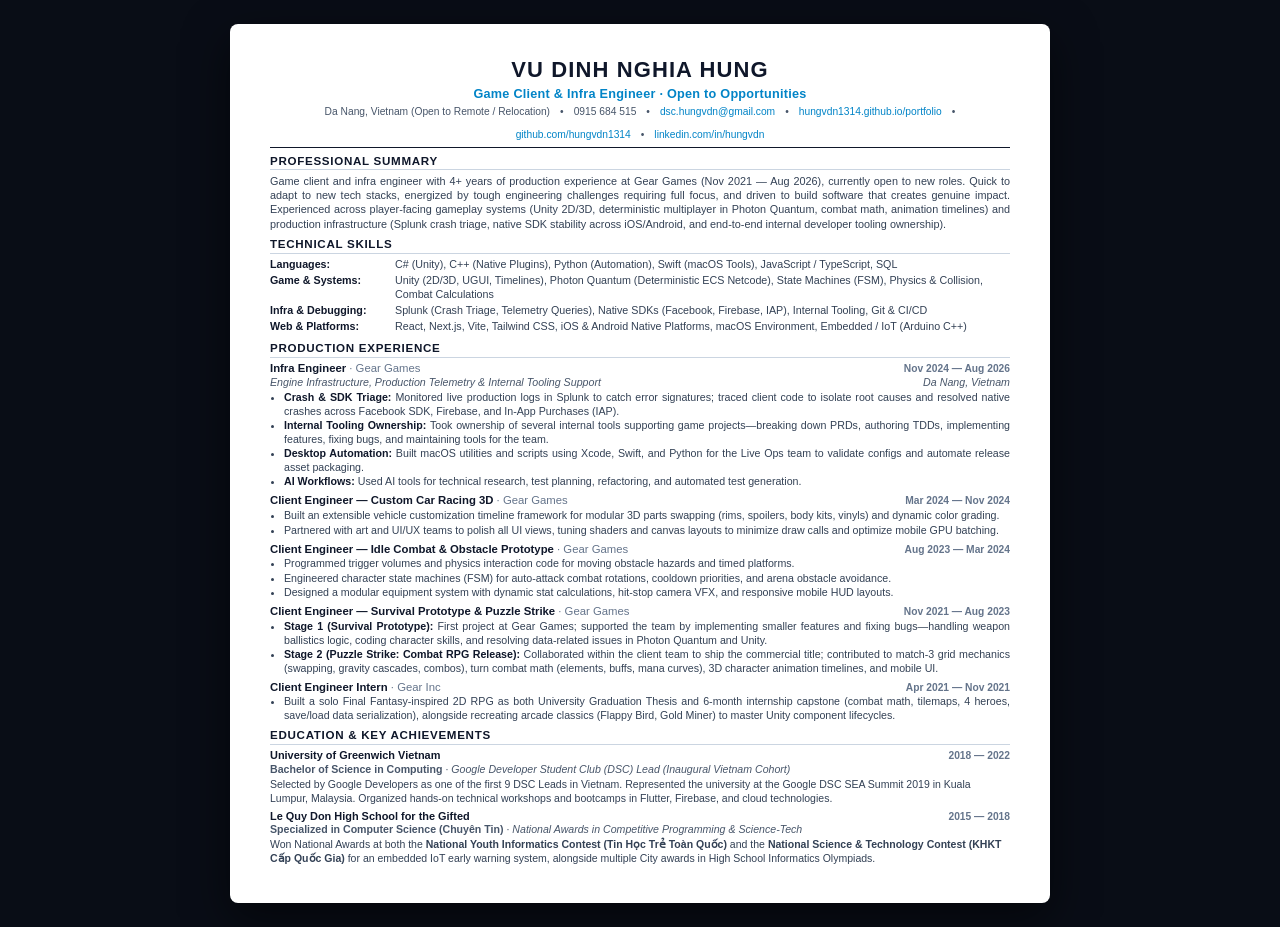
<file: assets/cv.html>
<!DOCTYPE html>
<html lang="en">
<head>
<meta charset="UTF-8">
<meta name="viewport" content="width=device-width, initial-scale=1.0">
<title>Vu Dinh Nghia Hung - CV</title>
<style>
  @page {
    size: A4 portrait;
    margin: 8mm 11mm 8mm 11mm;
  }
  * {
    box-sizing: border-box;
    margin: 0;
    padding: 0;
  }
  body {
    font-family: -apple-system, BlinkMacSystemFont, 'Segoe UI', Roboto, Helvetica, Arial, sans-serif;
    color: #1e293b;
    background: #fff;
    line-height: 1.30;
    font-size: 8.35pt;
    -webkit-print-color-adjust: exact;
    print-color-adjust: exact;
  }
  @media screen {
    html {
      background: #090d16;
    }
    body {
      background: #090d16;
      display: flex;
      justify-content: center;
      padding: 24px 16px;
      min-height: 100vh;
    }
    .cv-page {
      background: #ffffff;
      width: 100%;
      max-width: 820px;
      padding: 32px 40px;
      border-radius: 8px;
      box-shadow: 0 16px 45px rgba(0, 0, 0, 0.55);
    }
  }
  @media screen and (max-width: 640px) {
    body {
      padding: 12px 8px;
    }
    .cv-page {
      padding: 20px 14px;
      border-radius: 6px;
    }
  }
  @media print {
    body {
      background: #fff;
    }
    .cv-page {
      padding: 0;
      box-shadow: none;
      border-radius: 0;
      max-width: 100%;
    }
  }
  
  /* Header */
  .header {
    text-align: center;
    border-bottom: 1.5px solid #0f172a;
    padding-bottom: 5px;
    margin-bottom: 5px;
  }
  .name {
    font-size: 16.5pt;
    font-weight: 800;
    letter-spacing: 0.05em;
    color: #0f172a;
    text-transform: uppercase;
  }
  .title-bar {
    font-size: 9.5pt;
    font-weight: 600;
    color: #0284c7;
    margin-top: 1px;
    margin-bottom: 3px;
    letter-spacing: 0.02em;
  }
  .contact-bar {
    font-size: 7.7pt;
    color: #475569;
    display: flex;
    justify-content: center;
    flex-wrap: wrap;
    gap: 10px;
  }
  .contact-bar a {
    color: #0284c7;
    text-decoration: none;
  }

  /* Section Styling */
  .section {
    margin-bottom: 5px;
  }
  .section-title {
    font-size: 8.7pt;
    font-weight: 800;
    color: #0f172a;
    text-transform: uppercase;
    letter-spacing: 0.06em;
    border-bottom: 1px solid #cbd5e1;
    padding-bottom: 1.5px;
    margin-bottom: 3.5px;
  }

  /* Professional Summary */
  .summary-text {
    font-size: 8.15pt;
    color: #334155;
    text-align: justify;
    line-height: 1.32;
  }

  /* Skills Grid */
  .skills-table {
    width: 100%;
    border-collapse: collapse;
    font-size: 8.05pt;
  }
  .skills-table td {
    padding: 1px 0;
    vertical-align: top;
  }
  .skills-label {
    width: 125px;
    font-weight: 700;
    color: #0f172a;
  }
  .skills-val {
    color: #334155;
  }

  /* Experience Items */
  .job {
    margin-bottom: 4.5px;
  }
  .job-header {
    display: flex;
    justify-content: space-between;
    align-items: baseline;
  }
  .job-title {
    font-weight: 700;
    color: #0f172a;
    font-size: 8.5pt;
  }
  .job-company {
    font-weight: 600;
    color: #0284c7;
  }
  .job-date {
    font-size: 7.7pt;
    font-weight: 600;
    color: #64748b;
  }
  .job-subhead {
    display: flex;
    justify-content: space-between;
    align-items: baseline;
    font-size: 8.0pt;
    font-style: italic;
    color: #475569;
    margin-bottom: 1.5px;
  }
  
  ul.bullets {
    padding-left: 14px;
    margin-top: 1px;
  }
  ul.bullets li {
    font-size: 8.0pt;
    color: #334155;
    margin-bottom: 1.2px;
    line-height: 1.26;
    text-align: justify;
  }
  ul.bullets li strong {
    color: #0f172a;
    font-weight: 600;
  }

  /* Education */
  .edu-row {
    display: flex;
    justify-content: space-between;
    align-items: baseline;
    font-size: 8.2pt;
  }
  .edu-school {
    font-weight: 700;
    color: #0f172a;
  }
  .edu-date {
    font-size: 7.7pt;
    font-weight: 600;
    color: #64748b;
  }
  .edu-sub {
    font-size: 7.95pt;
    color: #475569;
    margin-bottom: 1.5px;
  }
</style>
</head>
<body>
<div class="cv-page">

  <!-- Header -->
  <div class="header">
    <div class="name">Vu Dinh Nghia Hung</div>
    <div class="title-bar">Game Client &amp; Infra Engineer · Open to Opportunities</div>
    <div class="contact-bar">
      <span>Da Nang, Vietnam (Open to Remote / Relocation)</span>
      <span>•</span>
      <span>0915 684 515</span>
      <span>•</span>
      <span><a href="mailto:dsc.hungvdn@gmail.com">dsc.hungvdn@gmail.com</a></span>
      <span>•</span>
      <span><a href="https://hungvdn1314.github.io/portfolio/">hungvdn1314.github.io/portfolio</a></span>
      <span>•</span>
      <span><a href="https://github.com/hungvdn1314">github.com/hungvdn1314</a></span>
      <span>•</span>
      <span><a href="https://www.linkedin.com/in/hungvdn/">linkedin.com/in/hungvdn</a></span>
    </div>
  </div>

  <!-- Professional Summary -->
  <div class="section">
    <div class="section-title">Professional Summary</div>
    <div class="summary-text">
      Game client and infra engineer with 4+ years of production experience at Gear Games (Nov 2021 — Aug 2026), currently open to new roles. Quick to adapt to new tech stacks, energized by tough engineering challenges requiring full focus, and driven to build software that creates genuine impact. Experienced across player-facing gameplay systems (Unity 2D/3D, deterministic multiplayer in Photon Quantum, combat math, animation timelines) and production infrastructure (Splunk crash triage, native SDK stability across iOS/Android, and end-to-end internal developer tooling ownership).
    </div>
  </div>

  <!-- Technical Stack Matrix -->
  <div class="section">
    <div class="section-title">Technical Skills</div>
    <table class="skills-table">
      <tr>
        <td class="skills-label">Languages:</td>
        <td class="skills-val">C# (Unity), C++ (Native Plugins), Python (Automation), Swift (macOS Tools), JavaScript / TypeScript, SQL</td>
      </tr>
      <tr>
        <td class="skills-label">Game &amp; Systems:</td>
        <td class="skills-val">Unity (2D/3D, UGUI, Timelines), Photon Quantum (Deterministic ECS Netcode), State Machines (FSM), Physics &amp; Collision, Combat Calculations</td>
      </tr>
      <tr>
        <td class="skills-label">Infra &amp; Debugging:</td>
        <td class="skills-val">Splunk (Crash Triage, Telemetry Queries), Native SDKs (Facebook, Firebase, IAP), Internal Tooling, Git &amp; CI/CD</td>
      </tr>
      <tr>
        <td class="skills-label">Web &amp; Platforms:</td>
        <td class="skills-val">React, Next.js, Vite, Tailwind CSS, iOS &amp; Android Native Platforms, macOS Environment, Embedded / IoT (Arduino C++)</td>
      </tr>
    </table>
  </div>

  <!-- Professional Experience -->
  <div class="section">
    <div class="section-title">Production Experience</div>

    <!-- Job 1: Infra Engineer -->
    <div class="job">
      <div class="job-header">
        <span class="job-title">Infra Engineer <span style="font-weight: normal; color: #64748b;">· Gear Games</span></span>
        <span class="job-date">Nov 2024 — Aug 2026</span>
      </div>
      <div class="job-subhead">
        <span>Engine Infrastructure, Production Telemetry &amp; Internal Tooling Support</span>
        <span>Da Nang, Vietnam</span>
      </div>
      <ul class="bullets">
        <li><strong>Crash &amp; SDK Triage:</strong> Monitored live production logs in Splunk to catch error signatures; traced client code to isolate root causes and resolved native crashes across Facebook SDK, Firebase, and In-App Purchases (IAP).</li>
        <li><strong>Internal Tooling Ownership:</strong> Took ownership of several internal tools supporting game projects—breaking down PRDs, authoring TDDs, implementing features, fixing bugs, and maintaining tools for the team.</li>
        <li><strong>Desktop Automation:</strong> Built macOS utilities and scripts using Xcode, Swift, and Python for the Live Ops team to validate configs and automate release asset packaging.</li>
        <li><strong>AI Workflows:</strong> Used AI tools for technical research, test planning, refactoring, and automated test generation.</li>
      </ul>
    </div>

    <!-- Job 2: Custom Car Racing -->
    <div class="job">
      <div class="job-header">
        <span class="job-title">Client Engineer — Custom Car Racing 3D <span style="font-weight: normal; color: #64748b;">· Gear Games</span></span>
        <span class="job-date">Mar 2024 — Nov 2024</span>
      </div>
      <ul class="bullets">
        <li>Built an extensible vehicle customization timeline framework for modular 3D parts swapping (rims, spoilers, body kits, vinyls) and dynamic color grading.</li>
        <li>Partnered with art and UI/UX teams to polish all UI views, tuning shaders and canvas layouts to minimize draw calls and optimize mobile GPU batching.</li>
      </ul>
    </div>

    <!-- Job 3: Idle Combat -->
    <div class="job">
      <div class="job-header">
        <span class="job-title">Client Engineer — Idle Combat &amp; Obstacle Prototype <span style="font-weight: normal; color: #64748b;">· Gear Games</span></span>
        <span class="job-date">Aug 2023 — Mar 2024</span>
      </div>
      <ul class="bullets">
        <li>Programmed trigger volumes and physics interaction code for moving obstacle hazards and timed platforms.</li>
        <li>Engineered character state machines (FSM) for auto-attack combat rotations, cooldown priorities, and arena obstacle avoidance.</li>
        <li>Designed a modular equipment system with dynamic stat calculations, hit-stop camera VFX, and responsive mobile HUD layouts.</li>
      </ul>
    </div>

    <!-- Job 4: Survival Prototype & Puzzle Strike -->
    <div class="job">
      <div class="job-header">
        <span class="job-title">Client Engineer — Survival Prototype &amp; Puzzle Strike <span style="font-weight: normal; color: #64748b;">· Gear Games</span></span>
        <span class="job-date">Nov 2021 — Aug 2023</span>
      </div>
      <ul class="bullets">
        <li><strong>Stage 1 (Survival Prototype):</strong> First project at Gear Games; supported the team by implementing smaller features and fixing bugs—handling weapon ballistics logic, coding character skills, and resolving data-related issues in Photon Quantum and Unity.</li>
        <li><strong>Stage 2 (Puzzle Strike: Combat RPG Release):</strong> Collaborated within the client team to ship the commercial title; contributed to match-3 grid mechanics (swapping, gravity cascades, combos), turn combat math (elements, buffs, mana curves), 3D character animation timelines, and mobile UI.</li>
      </ul>
    </div>

    <!-- Job 5: Intern -->
    <div class="job">
      <div class="job-header">
        <span class="job-title">Client Engineer Intern <span style="font-weight: normal; color: #64748b;">· Gear Inc</span></span>
        <span class="job-date">Apr 2021 — Nov 2021</span>
      </div>
      <ul class="bullets">
        <li>Built a solo Final Fantasy-inspired 2D RPG as both University Graduation Thesis and 6-month internship capstone (combat math, tilemaps, 4 heroes, save/load data serialization), alongside recreating arcade classics (Flappy Bird, Gold Miner) to master Unity component lifecycles.</li>
      </ul>
    </div>

  </div>

  <!-- Education & Honors -->
  <div class="section">
    <div class="section-title">Education &amp; Key Achievements</div>
    
    <div class="edu-row">
      <span class="edu-school">University of Greenwich Vietnam</span>
      <span class="edu-date">2018 — 2022</span>
    </div>
    <div class="edu-sub">
      <strong>Bachelor of Science in Computing</strong> · <em>Google Developer Student Club (DSC) Lead (Inaugural Vietnam Cohort)</em>
    </div>
    <div style="font-size: 7.9pt; color: #334155; margin-bottom: 3.5px;">
      Selected by Google Developers as one of the first 9 DSC Leads in Vietnam. Represented the university at the Google DSC SEA Summit 2019 in Kuala Lumpur, Malaysia. Organized hands-on technical workshops and bootcamps in Flutter, Firebase, and cloud technologies.
    </div>

    <div class="edu-row">
      <span class="edu-school">Le Quy Don High School for the Gifted</span>
      <span class="edu-date">2015 — 2018</span>
    </div>
    <div class="edu-sub">
      <strong>Specialized in Computer Science (Chuyên Tin)</strong> · <em>National Awards in Competitive Programming &amp; Science-Tech</em>
    </div>
    <div style="font-size: 7.9pt; color: #334155;">
      Won National Awards at both the <strong>National Youth Informatics Contest (Tin Học Trẻ Toàn Quốc)</strong> and the <strong>National Science &amp; Technology Contest (KHKT Cấp Quốc Gia)</strong> for an embedded IoT early warning system, alongside multiple City awards in High School Informatics Olympiads.
    </div>
  </div>

</div>
</body>
</html>
</file>
<file: css/style.css>
/* ==========================================================================
   IRRATIONAL // GAME CLIENT & INFRA ENGINEER PORTFOLIO
   Design System: Studio-Grade Technical Workspace
   Dual Theme: Day (Amber #f59e0b) <---> Night (Cyan #38bdf8)
   Typography: Sora (Display) + Inter (Body) + JetBrains Mono (Tech Code)
   ========================================================================== */

/* --- CSS Variables & Theme Engine --- */
:root,
[data-theme="amber"] {
  --accent: #f59e0b;
  --accent-rgb: 245, 158, 11;
  --accent-hover: #fbbf24;
  --accent-subtle: rgba(245, 158, 11, 0.1);
  --accent-border: rgba(245, 158, 11, 0.28);
  --accent-glow: rgba(245, 158, 11, 0.25);
  --theme-name: "Day / Amber";
}

[data-theme="cyan"] {
  --accent: #38bdf8;
  --accent-rgb: 56, 189, 248;
  --accent-hover: #0ea5e9;
  --accent-subtle: rgba(56, 189, 248, 0.1);
  --accent-border: rgba(56, 189, 248, 0.28);
  --accent-glow: rgba(56, 189, 248, 0.25);
  --theme-name: "Night / Cyan";
}

:root {
  /* Surfaces */
  --bg-canvas: #090d16;
  --bg-surface: #0f1523;
  --bg-surface-elevated: #151e30;
  --bg-surface-highlight: #1b263d;

  /* Borders & Dividers */
  --border-subtle: rgba(255, 255, 255, 0.08);
  --border-medium: rgba(255, 255, 255, 0.15);
  --border-strong: rgba(255, 255, 255, 0.22);

  /* Typography */
  --text-main: #f8fafc;
  --text-muted: #94a3b8;
  --text-dim: #64748b;

  --font-display: 'Sora', 'Plus Jakarta Sans', -apple-system, sans-serif;
  --font-body: 'Inter', -apple-system, sans-serif;
  --font-mono: 'JetBrains Mono', monospace;

  /* Status Colors */
  --status-emerald: #10b981;
  --status-emerald-bg: rgba(16, 185, 129, 0.1);
  --status-emerald-border: rgba(16, 185, 129, 0.3);

  /* Transitions */
  --transition-snappy: 0.15s cubic-bezier(0.16, 1, 0.3, 1);
  --transition-smooth: 0.28s cubic-bezier(0.16, 1, 0.3, 1);
  --transition-expand: 0.35s cubic-bezier(0.16, 1, 0.3, 1);

  /* Glass Effects */
  --glass-nav: rgba(9, 13, 22, 0.88);
  --glass-card: rgba(15, 21, 35, 0.7);
  --glass-blur: blur(16px);
}

/* Base Resets */
*, *::before, *::after {
  box-sizing: border-box;
  margin: 0;
  padding: 0;
}

html {
  scroll-behavior: smooth;
  color-scheme: dark;
}

body {
  background-color: var(--bg-canvas);
  color: var(--text-main);
  font-family: var(--font-body);
  font-size: 16px;
  line-height: 1.65;
  -webkit-font-smoothing: antialiased;
  -moz-osx-font-smoothing: grayscale;
  overflow-x: hidden;
  position: relative;
}

/* Background Ambient Lighting & Subtle Grid Texture */
.ambient-spotlight {
  position: fixed;
  inset: 0;
  pointer-events: none;
  z-index: 0;
  background: radial-gradient(
    700px circle at var(--mouse-x, 50vw) var(--mouse-y, 25vh),
    rgba(var(--accent-rgb), 0.08),
    transparent 75%
  );
  transition: opacity 0.4s ease;
}

.ambient-grid {
  position: fixed;
  inset: 0;
  pointer-events: none;
  z-index: 0;
  background-image: linear-gradient(to right, rgba(255, 255, 255, 0.02) 1px, transparent 1px),
                    linear-gradient(to bottom, rgba(255, 255, 255, 0.02) 1px, transparent 1px);
  background-size: 40px 40px;
  opacity: 0.7;
}

.content-wrapper {
  position: relative;
  z-index: 1;
}

.container {
  width: 100%;
  max-width: 1140px;
  margin: 0 auto;
  padding: 0 1.75rem;
}

/* Section Header Shared Component */
.section-tag {
  display: inline-flex;
  align-items: center;
  gap: 0.5rem;
  font-family: var(--font-mono);
  font-size: 0.78rem;
  font-weight: 600;
  letter-spacing: 0.14em;
  text-transform: uppercase;
  color: var(--accent);
  margin-bottom: 0.75rem;
}

.section-tag::before {
  content: '';
  display: inline-block;
  width: 6px;
  height: 6px;
  border-radius: 50%;
  background-color: var(--accent);
  box-shadow: 0 0 8px var(--accent-glow);
}

.section-title {
  font-family: var(--font-display);
  font-size: 2.35rem;
  font-weight: 700;
  letter-spacing: -0.03em;
  color: #fff;
  margin-bottom: 0.75rem;
}

.section-desc {
  font-size: 1.05rem;
  color: var(--text-muted);
  max-width: 660px;
  line-height: 1.65;
  margin-bottom: 3rem;
}

/* ==========================================================================
   NAVIGATION BAR — CLEAN, UNCLUTTERED & STREAMLINED
   ========================================================================== */
.navbar {
  position: sticky;
  top: 0;
  left: 0;
  width: 100%;
  z-index: 100;
  background: var(--glass-nav);
  backdrop-filter: var(--glass-blur);
  -webkit-backdrop-filter: var(--glass-blur);
  border-bottom: 1px solid var(--border-subtle);
  transition: var(--transition-snappy);
}

.navbar.scrolled {
  border-bottom-color: var(--border-medium);
  box-shadow: 0 8px 30px rgba(0, 0, 0, 0.4);
}

.nav-container {
  display: flex;
  align-items: center;
  justify-content: space-between;
  height: 4.25rem;
}

.brand-logo {
  display: flex;
  align-items: center;
  gap: 0.6rem;
  text-decoration: none;
}

.brand-logo .status-dot {
  width: 7px;
  height: 7px;
  border-radius: 50%;
  background-color: var(--accent);
  box-shadow: 0 0 8px var(--accent-glow);
  transition: background-color 0.3s ease;
}

.brand-logo .alias {
  font-family: var(--font-display);
  font-size: 1.15rem;
  font-weight: 800;
  letter-spacing: -0.02em;
  color: #fff;
}

.nav-links {
  display: flex;
  align-items: center;
  list-style: none;
  gap: 1.75rem;
}

.nav-link {
  color: var(--text-muted);
  text-decoration: none;
  font-size: 0.9rem;
  font-weight: 500;
  transition: var(--transition-snappy);
  padding: 0.35rem 0;
  position: relative;
}

.nav-link:hover,
.nav-link.active {
  color: #fff;
}

.nav-link.active::after {
  content: '';
  position: absolute;
  bottom: 0;
  left: 0;
  width: 100%;
  height: 2px;
  background: var(--accent);
  border-radius: 2px;
}

/* Compact Control Cluster */
.nav-actions {
  display: flex;
  align-items: center;
  gap: 0.5rem;
}

/* Day / Night Theme Button */
.btn-daynight {
  display: inline-flex;
  align-items: center;
  gap: 0.45rem;
  background: var(--bg-surface);
  border: 1px solid var(--border-subtle);
  color: var(--text-main);
  padding: 0.4rem 0.65rem;
  border-radius: 6px;
  cursor: pointer;
  font-family: var(--font-mono);
  font-size: 0.78rem;
  font-weight: 600;
  transition: var(--transition-snappy);
}

.btn-daynight:hover {
  border-color: var(--border-medium);
  background: var(--bg-surface-elevated);
}

.btn-daynight svg {
  color: var(--accent);
}

/* Language Switcher Capsule */
.btn-lang-compact {
  display: inline-flex;
  align-items: center;
  justify-content: center;
  background: var(--bg-surface);
  border: 1px solid var(--border-subtle);
  color: var(--text-main);
  padding: 0.4rem 0.65rem;
  border-radius: 6px;
  cursor: pointer;
  font-family: var(--font-mono);
  font-size: 0.78rem;
  font-weight: 600;
  transition: var(--transition-snappy);
}

.btn-lang-compact:hover {
  border-color: var(--border-medium);
  background: var(--bg-surface-elevated);
}

/* Compact CV Button */
.btn-cv-compact {
  display: inline-flex;
  align-items: center;
  gap: 0.4rem;
  background: transparent;
  border: 1px solid var(--border-medium);
  color: #fff;
  padding: 0.4rem 0.75rem;
  border-radius: 6px;
  font-family: var(--font-mono);
  font-size: 0.78rem;
  font-weight: 600;
  text-decoration: none;
  cursor: pointer;
  transition: var(--transition-snappy);
}

.btn-cv-compact:hover {
  border-color: var(--accent);
  background: var(--accent-subtle);
  color: #fff;
}

.btn-cv-compact svg {
  color: var(--accent);
}

.mobile-menu-btn {
  display: none;
  background: none;
  border: none;
  color: var(--text-main);
  cursor: pointer;
  padding: 0.4rem;
}

/* Standard Buttons */
.btn {
  display: inline-flex;
  align-items: center;
  justify-content: center;
  gap: 0.55rem;
  font-family: var(--font-body);
  font-size: 0.92rem;
  font-weight: 600;
  padding: 0.7rem 1.35rem;
  border-radius: 7px;
  text-decoration: none;
  transition: var(--transition-snappy);
  cursor: pointer;
}

.btn-primary {
  background: #ffffff;
  color: #090d16;
  border: 1px solid #ffffff;
}

.btn-primary:hover {
  background: #e2e8f0;
  border-color: #e2e8f0;
  transform: translateY(-2px);
}

.btn-outline {
  background: transparent;
  color: var(--text-main);
  border: 1px solid var(--border-medium);
}

.btn-outline:hover {
  border-color: var(--accent);
  background: var(--accent-subtle);
  color: #fff;
  transform: translateY(-2px);
}

.btn-accent {
  background: var(--accent);
  color: #090d16;
  border: 1px solid var(--accent);
  font-weight: 700;
}

.btn-accent:hover {
  background: var(--accent-hover);
  border-color: var(--accent-hover);
  transform: translateY(-2px);
  box-shadow: 0 4px 18px var(--accent-glow);
}

/* ==========================================================================
   HERO SECTION
   ========================================================================== */
.hero {
  padding: 6.5rem 0 6rem;
  position: relative;
  border-bottom: 1px solid var(--border-subtle);
}

.hero-content-centered {
  max-width: 820px;
}

.hero-status-pill {
  display: inline-flex;
  align-items: center;
  gap: 0.65rem;
  padding: 0.38rem 0.95rem;
  border-radius: 9999px;
  background: var(--status-emerald-bg);
  border: 1px solid var(--status-emerald-border);
  font-family: var(--font-mono);
  font-size: 0.76rem;
  font-weight: 600;
  letter-spacing: 0.07em;
  color: var(--status-emerald);
  margin-bottom: 1.85rem;
}

.status-beacon {
  width: 7px;
  height: 7px;
  border-radius: 50%;
  background-color: var(--status-emerald);
  box-shadow: 0 0 8px rgba(16, 185, 129, 0.7);
  animation: pulse-beacon 2s infinite ease-in-out;
}

@keyframes pulse-beacon {
  0%, 100% { opacity: 1; transform: scale(1); }
  50% { opacity: 0.4; transform: scale(0.85); }
}

.hero-intro {
  font-size: 1.15rem;
  color: var(--text-muted);
  font-family: var(--font-mono);
  margin-bottom: 0.4rem;
}

.hero-title {
  font-family: var(--font-display);
  font-size: clamp(3.2rem, 6.5vw, 5.2rem);
  font-weight: 800;
  letter-spacing: -0.04em;
  line-height: 1.04;
  color: #fff;
  margin-bottom: 0.5rem;
  background: linear-gradient(180deg, #ffffff 40%, #94a3b8 100%);
  -webkit-background-clip: text;
  -webkit-text-fill-color: transparent;
}

.hero-realname {
  font-size: 1.45rem;
  font-weight: 500;
  color: var(--text-muted);
  margin-bottom: 0.85rem;
}

.hero-role-tag {
  display: inline-flex;
  align-items: center;
  gap: 0.5rem;
  font-family: var(--font-mono);
  font-size: 1rem;
  font-weight: 600;
  letter-spacing: 0.08em;
  color: var(--accent);
  margin-bottom: 1.65rem;
}

.hero-summary {
  font-size: 1.2rem;
  color: #cbd5e1;
  line-height: 1.75;
  max-width: 680px;
  margin-bottom: 2.5rem;
}

.hero-actions {
  display: flex;
  align-items: center;
  gap: 1.1rem;
  flex-wrap: wrap;
  margin-bottom: 2.75rem;
}

.hero-meta-strip {
  display: flex;
  align-items: center;
  gap: 2rem;
  flex-wrap: wrap;
  padding-top: 1.75rem;
  border-top: 1px solid var(--border-subtle);
}

.meta-chip {
  display: inline-flex;
  align-items: center;
  gap: 0.55rem;
  font-family: var(--font-mono);
  font-size: 0.86rem;
  color: var(--text-dim);
}

.meta-chip svg {
  color: var(--accent);
}

/* ==========================================================================
   FEATURED PROJECTS
   ========================================================================== */
.projects {
  padding: 6.5rem 0;
  border-bottom: 1px solid var(--border-subtle);
}

.projects-group-header {
  margin: 3.5rem 0 1.75rem;
  display: flex;
  align-items: center;
  gap: 0.75rem;
}

.projects-group-label {
  font-family: var(--font-mono);
  font-size: 0.82rem;
  font-weight: 600;
  letter-spacing: 0.12em;
  text-transform: uppercase;
  color: var(--text-muted);
}

.projects-group-line {
  flex-grow: 1;
  height: 1px;
  background: var(--border-subtle);
}

/* Featured Rows Container with Dimming on Sibling Hover */
.featured-projects-list {
  display: flex;
  flex-direction: column;
  gap: 2rem;
}

.featured-projects-list:hover .project-row {
  opacity: 0.55;
  filter: grayscale(15%);
}

.featured-projects-list .project-row:hover {
  opacity: 1;
  filter: none;
  background: var(--bg-surface-elevated);
  border-color: var(--border-medium);
  box-shadow: 0 14px 40px rgba(0, 0, 0, 0.45);
  transform: translateY(-2px);
}

.project-row {
  display: grid;
  grid-template-columns: 1.15fr 1.35fr;
  gap: 2.25rem;
  align-items: center;
  background: var(--bg-surface);
  border: 1px solid var(--border-subtle);
  border-radius: 14px;
  padding: 1.85rem;
  transition: all var(--transition-smooth);
}

/* Media Thumbnail & Video Trigger */
.project-media-wrapper {
  position: relative;
  aspect-ratio: 16 / 9;
  border-radius: 10px;
  overflow: hidden;
  background: #000;
  border: 1px solid var(--border-subtle);
}

.project-thumbnail {
  width: 100%;
  height: 100%;
  object-fit: cover;
  display: block;
  transition: transform 0.4s ease;
}

.project-row:hover .project-thumbnail {
  transform: scale(1.03);
}

/* Play Trailer Overlay */
.video-play-overlay {
  position: absolute;
  inset: 0;
  display: flex;
  align-items: center;
  justify-content: center;
  background: rgba(9, 13, 22, 0.4);
  backdrop-filter: blur(2px);
  opacity: 0.9;
  transition: var(--transition-snappy);
  cursor: pointer;
  border: none;
  text-decoration: none;
}

.project-row:hover .video-play-overlay {
  opacity: 1;
  background: rgba(9, 13, 22, 0.25);
}

.play-circle {
  width: 58px;
  height: 58px;
  border-radius: 50%;
  background: rgba(15, 21, 35, 0.85);
  border: 2px solid var(--accent);
  display: flex;
  align-items: center;
  justify-content: center;
  color: var(--accent);
  box-shadow: 0 0 20px var(--accent-glow);
  transition: transform 0.2s ease, background-color 0.2s ease;
}

.play-circle svg {
  margin-left: 3px;
}

.video-play-overlay:hover .play-circle {
  transform: scale(1.12);
  background: var(--accent);
  color: #090d16;
}

/* Project Row Content */
.project-info {
  display: flex;
  flex-direction: column;
}

.project-role-badge {
  font-family: var(--font-mono);
  font-size: 0.8rem;
  font-weight: 600;
  color: var(--accent);
  margin-bottom: 0.4rem;
}

.project-heading {
  font-family: var(--font-display);
  font-size: 1.45rem;
  font-weight: 700;
  color: #fff;
  margin-bottom: 0.85rem;
}

.project-body {
  font-size: 0.94rem;
  color: var(--text-muted);
  line-height: 1.65;
  margin-bottom: 1.35rem;
}

.project-body strong {
  color: #f1f5f9;
}

.tech-capsule-row {
  display: flex;
  flex-wrap: wrap;
  gap: 0.5rem;
  margin-bottom: 1.35rem;
}

.tech-capsule {
  font-family: var(--font-mono);
  font-size: 0.76rem;
  padding: 0.25rem 0.65rem;
  border-radius: 9999px;
  background: rgba(255, 255, 255, 0.05);
  border: 1px solid var(--border-subtle);
  color: #cbd5e1;
  transition: var(--transition-snappy);
}

.project-row:hover .tech-capsule {
  background: rgba(255, 255, 255, 0.08);
  border-color: var(--border-medium);
}

.project-action-links {
  display: flex;
  align-items: center;
  gap: 1.25rem;
  flex-wrap: wrap;
  padding-top: 1rem;
  border-top: 1px solid var(--border-subtle);
}

.action-link {
  display: inline-flex;
  align-items: center;
  gap: 0.45rem;
  font-size: 0.88rem;
  font-weight: 600;
  color: #fff;
  text-decoration: none;
  transition: var(--transition-snappy);
}

.action-link:hover {
  color: var(--accent);
}

/* Secondary Projects Grid */
.secondary-projects-grid {
  display: grid;
  grid-template-columns: repeat(3, 1fr);
  gap: 1.5rem;
}

.secondary-card {
  background: var(--bg-surface);
  border: 1px solid var(--border-subtle);
  border-radius: 12px;
  padding: 1.65rem;
  display: flex;
  flex-direction: column;
  transition: var(--transition-smooth);
}

.secondary-card:hover {
  background: var(--bg-surface-elevated);
  border-color: var(--border-medium);
  transform: translateY(-3px);
  box-shadow: 0 10px 30px rgba(0, 0, 0, 0.3);
}

.sec-card-media {
  width: 100%;
  aspect-ratio: 16 / 9;
  border-radius: 8px;
  overflow: hidden;
  margin-bottom: 1.15rem;
  border: 1px solid var(--border-subtle);
  background: var(--bg-surface-elevated);
}

.sec-card-img {
  width: 100%;
  height: 100%;
  object-fit: cover;
  display: block;
  transition: transform var(--transition-smooth);
}

.secondary-card:hover .sec-card-img {
  transform: scale(1.03);
}

.sec-category-label {
  font-family: var(--font-mono);
  font-size: 0.74rem;
  color: var(--accent);
  font-weight: 600;
  margin-bottom: 0.5rem;
}

.sec-title {
  font-family: var(--font-display);
  font-size: 1.15rem;
  font-weight: 700;
  color: #fff;
  margin-bottom: 0.75rem;
}

.sec-desc {
  font-size: 0.9rem;
  color: var(--text-muted);
  line-height: 1.6;
  margin-bottom: 1.25rem;
  flex-grow: 1;
}

/* ==========================================================================
   CAREER & PRODUCTION EXPERIENCE (100% GEAR GAMES)
   ========================================================================== */
.experience {
  padding: 6.5rem 0;
  border-bottom: 1px solid var(--border-subtle);
}

.experience-list {
  display: flex;
  flex-direction: column;
  gap: 2rem;
}

.exp-card {
  background: var(--bg-surface);
  border: 1px solid var(--border-subtle);
  border-radius: 14px;
  padding: 2rem;
  transition: var(--transition-smooth);
}

.exp-card:hover {
  background: var(--bg-surface-elevated);
  border-color: var(--border-medium);
  box-shadow: 0 10px 30px rgba(0, 0, 0, 0.35);
}

.exp-top-row {
  display: flex;
  align-items: baseline;
  justify-content: space-between;
  margin-bottom: 0.45rem;
  flex-wrap: wrap;
  gap: 0.5rem;
}

.exp-role-title {
  font-family: var(--font-display);
  font-size: 1.3rem;
  font-weight: 700;
  color: #fff;
}

.exp-date-badge {
  font-family: var(--font-mono);
  font-size: 0.82rem;
  font-weight: 600;
  color: var(--accent);
}

.exp-company {
  font-size: 0.95rem;
  color: var(--text-dim);
  margin-bottom: 1.15rem;
}

.exp-bullets {
  list-style: none;
  display: flex;
  flex-direction: column;
  gap: 0.75rem;
}

.exp-bullets li {
  position: relative;
  padding-left: 1.35rem;
  font-size: 0.94rem;
  color: var(--text-muted);
  line-height: 1.65;
}

.exp-bullets li::before {
  content: '▸';
  position: absolute;
  left: 0;
  color: var(--accent);
  font-size: 1rem;
}

/* ==========================================================================
   TECHNICAL STACK MATRIX (4-COLUMN HIGH-SIGNAL GRID)
   ========================================================================== */
.skills {
  padding: 6.5rem 0;
  border-bottom: 1px solid var(--border-subtle);
}

.skills-matrix {
  display: grid;
  grid-template-columns: repeat(4, 1fr);
  gap: 1.5rem;
}

.skill-category-card {
  background: var(--bg-surface);
  border: 1px solid var(--border-subtle);
  border-radius: 12px;
  padding: 1.75rem 1.4rem;
  display: flex;
  flex-direction: column;
  transition: var(--transition-smooth);
}

.skill-category-card:hover {
  background: var(--bg-surface-elevated);
  border-color: var(--border-medium);
  transform: translateY(-3px);
  box-shadow: 0 10px 30px rgba(0, 0, 0, 0.3);
}

.skill-cat-header {
  display: flex;
  align-items: center;
  gap: 0.75rem;
  margin-bottom: 1.25rem;
  padding-bottom: 0.85rem;
  border-bottom: 1px solid var(--border-subtle);
}

.skill-cat-icon {
  width: 36px;
  height: 36px;
  border-radius: 8px;
  background: var(--accent-subtle);
  border: 1px solid var(--accent-border);
  display: flex;
  align-items: center;
  justify-content: center;
  color: var(--accent);
  flex-shrink: 0;
}

.skill-cat-title {
  font-family: var(--font-display);
  font-size: 1.05rem;
  font-weight: 700;
  color: #fff;
  letter-spacing: 0.02em;
}

.skill-item-list {
  list-style: none;
  padding: 0;
  margin: 0;
  display: flex;
  flex-direction: column;
  gap: 0.85rem;
}

.skill-item-list li {
  display: flex;
  flex-direction: column;
  gap: 0.15rem;
  font-size: 0.88rem;
}

.skill-name {
  font-weight: 600;
  color: #fff;
  font-family: var(--font-body);
}

.skill-detail {
  font-size: 0.76rem;
  font-family: var(--font-mono);
  color: var(--text-dim);
  line-height: 1.4;
}

/* ==========================================================================
   EDUCATION & HONORS (SEPARATED DEDICATED SECTION)
   ========================================================================== */
.education {
  padding: 6.5rem 0;
  border-bottom: 1px solid var(--border-subtle);
}

.credentials-grid {
  display: grid;
  grid-template-columns: repeat(2, 1fr);
  gap: 1.75rem;
}

.credential-card {
  background: var(--bg-surface);
  border: 1px solid var(--border-subtle);
  border-radius: 14px;
  padding: 2.25rem;
  display: flex;
  flex-direction: column;
  transition: var(--transition-smooth);
}

.credential-card:hover {
  background: var(--bg-surface-elevated);
  border-color: var(--border-medium);
  box-shadow: 0 10px 30px rgba(0, 0, 0, 0.35);
  transform: translateY(-2px);
}

.credential-badge-row {
  display: flex;
  align-items: center;
  justify-content: space-between;
  margin-bottom: 0.85rem;
}

.credential-honor-pill {
  font-family: var(--font-mono);
  font-size: 0.74rem;
  font-weight: 600;
  padding: 0.25rem 0.65rem;
  border-radius: 9999px;
  background: var(--accent-subtle);
  border: 1px solid var(--accent-border);
  color: var(--accent);
}

.credential-date {
  font-family: var(--font-mono);
  font-size: 0.82rem;
  color: var(--text-dim);
}

.credential-institution {
  font-family: var(--font-display);
  font-size: 1.25rem;
  font-weight: 700;
  color: #fff;
  margin-bottom: 0.35rem;
}

.credential-degree {
  font-size: 0.95rem;
  color: var(--text-muted);
  margin-bottom: 1.15rem;
}

.credential-desc {
  font-size: 0.92rem;
  color: var(--text-muted);
  line-height: 1.65;
}

/* ==========================================================================
   ABOUT SECTION — PROFILE PHOTO + PHILOSOPHY
   ========================================================================== */
.about {
  padding: 6.5rem 0;
  border-bottom: 1px solid var(--border-subtle);
}

.about-layout {
  display: grid;
  grid-template-columns: 0.75fr 1.25fr;
  gap: 3.5rem;
  align-items: center;
}

.profile-card-frame {
  position: relative;
  border-radius: 16px;
  padding: 0.6rem;
  background: var(--bg-surface);
  border: 1px solid var(--border-subtle);
  box-shadow: 0 20px 45px rgba(0, 0, 0, 0.45);
}

.profile-photo {
  width: 100%;
  aspect-ratio: 4 / 5;
  object-fit: cover;
  border-radius: 12px;
  display: block;
  filter: grayscale(10%);
  transition: filter 0.4s ease;
}

.profile-card-frame:hover .profile-photo {
  filter: grayscale(0%);
}

.profile-footer-tag {
  padding: 0.85rem 0.5rem 0.35rem;
  display: flex;
  align-items: center;
  justify-content: space-between;
}

.about-body-text .lead-paragraph {
  font-size: 1.18rem;
  color: #fff;
  font-weight: 500;
  line-height: 1.75;
  margin-bottom: 1.35rem;
}

.about-body-text p {
  font-size: 0.98rem;
  color: var(--text-muted);
  line-height: 1.75;
  margin-bottom: 1.25rem;
}

.about-body-text strong {
  color: #f1f5f9;
}

/* ==========================================================================
   CONTACT SECTION
   ========================================================================== */
.contact {
  padding: 7rem 0;
  border-bottom: 1px solid var(--border-subtle);
}

.contact-cta-card {
  background: linear-gradient(180deg, var(--bg-surface) 0%, var(--bg-surface-elevated) 100%);
  border: 1px solid var(--border-medium);
  border-radius: 20px;
  padding: 4rem 2.5rem;
  text-align: center;
  max-width: 820px;
  margin: 0 auto;
  position: relative;
  overflow: hidden;
}

.contact-cta-card::before {
  content: '';
  position: absolute;
  top: 0;
  left: 50%;
  transform: translateX(-50%);
  width: 250px;
  height: 2px;
  background: linear-gradient(90deg, transparent, var(--accent), transparent);
}

.contact-cta-title {
  font-family: var(--font-display);
  font-size: clamp(2rem, 4vw, 2.75rem);
  font-weight: 800;
  color: #fff;
  letter-spacing: -0.03em;
  margin-bottom: 1rem;
}

.contact-cta-desc {
  font-size: 1.1rem;
  color: var(--text-muted);
  max-width: 580px;
  margin: 0 auto 2.5rem;
  line-height: 1.65;
}

.contact-actions-row {
  display: flex;
  align-items: center;
  justify-content: center;
  gap: 1rem;
  flex-wrap: wrap;
  margin-bottom: 2.5rem;
}

.btn-discord-copy {
  display: inline-flex;
  align-items: center;
  gap: 0.5rem;
  background: var(--bg-canvas);
  border: 1px solid var(--border-medium);
  color: #fff;
  padding: 0.7rem 1.35rem;
  border-radius: 7px;
  font-family: var(--font-mono);
  font-size: 0.92rem;
  font-weight: 600;
  cursor: pointer;
  transition: var(--transition-snappy);
}

.btn-discord-copy:hover {
  border-color: var(--accent);
  color: var(--accent);
}

.social-strip {
  display: flex;
  align-items: center;
  justify-content: center;
  gap: 1rem;
}

.social-circle-btn {
  width: 44px;
  height: 44px;
  border-radius: 50%;
  background: var(--bg-canvas);
  border: 1px solid var(--border-subtle);
  display: flex;
  align-items: center;
  justify-content: center;
  color: var(--text-muted);
  text-decoration: none;
  transition: var(--transition-snappy);
}

.social-circle-btn:hover {
  border-color: var(--accent);
  color: #fff;
  transform: translateY(-2px);
}

/* ==========================================================================
   VIDEO MODAL COMPONENT
   ========================================================================== */
.video-modal {
  position: fixed;
  inset: 0;
  z-index: 1000;
  display: flex;
  align-items: center;
  justify-content: center;
  padding: 1.5rem;
  opacity: 0;
  pointer-events: none;
  transition: opacity 0.3s ease;
}

.video-modal.active {
  opacity: 1;
  pointer-events: auto;
}

.video-modal-backdrop {
  position: absolute;
  inset: 0;
  background: rgba(9, 13, 22, 0.85);
  backdrop-filter: blur(8px);
}

.video-modal-dialog {
  position: relative;
  width: 100%;
  max-width: 900px;
  background: #000;
  border-radius: 12px;
  overflow: hidden;
  border: 1px solid var(--border-medium);
  box-shadow: 0 25px 60px rgba(0, 0, 0, 0.8);
  z-index: 1;
}

.video-modal-close-btn {
  position: absolute;
  top: -45px;
  right: 0;
  background: none;
  border: none;
  color: #fff;
  cursor: pointer;
  display: flex;
  align-items: center;
  gap: 0.4rem;
  font-family: var(--font-mono);
  font-size: 0.85rem;
  opacity: 0.8;
  transition: opacity 0.2s;
}

.video-modal-close-btn:hover {
  opacity: 1;
  color: var(--accent);
}

.video-frame-container {
  position: relative;
  width: 100%;
  padding-bottom: 56.25%;
  height: 0;
}

.video-frame-container iframe {
  position: absolute;
  top: 0;
  left: 0;
  width: 100%;
  height: 100%;
  border: none;
}

/* ==========================================================================
   CV VIEWER MODAL COMPONENT
   Studio-grade technical document viewer for in-web inspection & export
   ========================================================================== */
.cv-modal {
  position: fixed;
  inset: 0;
  z-index: 1000;
  display: flex;
  align-items: center;
  justify-content: center;
  padding: 1.5rem;
  opacity: 0;
  pointer-events: none;
  transition: opacity 0.26s cubic-bezier(0.16, 1, 0.3, 1);
}

.cv-modal.active {
  opacity: 1;
  pointer-events: auto;
}

.cv-modal-backdrop {
  position: absolute;
  inset: 0;
  background: rgba(7, 10, 18, 0.88);
  backdrop-filter: blur(12px);
  -webkit-backdrop-filter: blur(12px);
}

.cv-modal-dialog {
  position: relative;
  width: 100%;
  max-width: 960px;
  height: min(92vh, 960px);
  background: var(--bg-surface);
  border-radius: 14px;
  overflow: hidden;
  border: 1px solid var(--border-medium);
  box-shadow: 0 28px 75px rgba(0, 0, 0, 0.75), 0 0 0 1px var(--border-subtle);
  z-index: 1;
  display: flex;
  flex-direction: column;
  transform: scale(0.97) translateY(8px);
  transition: transform 0.26s cubic-bezier(0.16, 1, 0.3, 1);
}

.cv-modal.active .cv-modal-dialog {
  transform: scale(1) translateY(0);
}

/* Modal Header Bar */
.cv-modal-header {
  display: flex;
  align-items: center;
  justify-content: space-between;
  gap: 1rem;
  padding: 0.85rem 1.35rem;
  background: var(--bg-surface-elevated);
  border-bottom: 1px solid var(--border-subtle);
  flex-shrink: 0;
}

.cv-modal-meta {
  display: flex;
  align-items: center;
  gap: 0.75rem;
  min-width: 0;
}

.cv-modal-icon {
  display: flex;
  align-items: center;
  justify-content: center;
  width: 32px;
  height: 32px;
  border-radius: 8px;
  background: var(--accent-subtle);
  border: 1px solid var(--accent-border);
  color: var(--accent);
  flex-shrink: 0;
}

.cv-modal-titles {
  display: flex;
  align-items: center;
  gap: 0.65rem;
  min-width: 0;
}

.cv-modal-title {
  font-family: var(--font-mono);
  font-size: 0.88rem;
  font-weight: 600;
  color: var(--text-main);
  white-space: nowrap;
  overflow: hidden;
  text-overflow: ellipsis;
}

.cv-modal-badge {
  font-family: var(--font-mono);
  font-size: 0.72rem;
  color: var(--accent);
  background: var(--accent-subtle);
  border: 1px solid var(--accent-border);
  padding: 0.18rem 0.55rem;
  border-radius: 4px;
  letter-spacing: 0.04em;
  white-space: nowrap;
}

/* Actions Toolbar */
.cv-modal-actions {
  display: flex;
  align-items: center;
  gap: 0.55rem;
  flex-shrink: 0;
}

/* View Mode Switcher (PDF / Web) */
.cv-mode-toggle {
  display: inline-flex;
  align-items: center;
  background: var(--bg-surface);
  border: 1px solid var(--border-medium);
  border-radius: 6px;
  padding: 2px;
}

.cv-mode-btn {
  background: transparent;
  border: none;
  color: var(--text-dim);
  font-family: var(--font-mono);
  font-size: 0.74rem;
  font-weight: 600;
  padding: 0.3rem 0.65rem;
  border-radius: 4px;
  cursor: pointer;
  transition: var(--transition-snappy);
}

.cv-mode-btn:hover {
  color: var(--text-main);
}

.cv-mode-btn.active {
  background: var(--accent-subtle);
  color: var(--accent);
  border: 1px solid var(--accent-border);
}

/* Action Buttons */
.btn-cv-action {
  display: inline-flex;
  align-items: center;
  justify-content: center;
  gap: 0.4rem;
  font-family: var(--font-body);
  font-size: 0.82rem;
  font-weight: 600;
  padding: 0.42rem 0.85rem;
  border-radius: 6px;
  text-decoration: none;
  cursor: pointer;
  transition: var(--transition-snappy);
  white-space: nowrap;
  border: 1px solid transparent;
}

.btn-cv-download {
  background: var(--accent);
  color: #090d16;
  border-color: var(--accent);
}

.btn-cv-download:hover {
  background: var(--accent-hover);
  border-color: var(--accent-hover);
  transform: translateY(-1px);
  box-shadow: 0 4px 14px var(--accent-glow);
}

.btn-cv-external {
  background: transparent;
  color: var(--text-main);
  border-color: var(--border-medium);
}

.btn-cv-external:hover {
  border-color: var(--accent);
  background: var(--accent-subtle);
  color: #fff;
}

.cv-modal-close-btn {
  background: transparent;
  border: 1px solid var(--border-subtle);
  color: var(--text-muted);
  cursor: pointer;
  display: inline-flex;
  align-items: center;
  gap: 0.35rem;
  font-family: var(--font-mono);
  font-size: 0.75rem;
  padding: 0.42rem 0.7rem;
  border-radius: 6px;
  transition: var(--transition-snappy);
}

.cv-modal-close-btn:hover {
  background: rgba(239, 68, 68, 0.12);
  border-color: rgba(239, 68, 68, 0.4);
  color: #f87171;
}

/* Modal Body */
.cv-modal-body {
  flex: 1;
  position: relative;
  width: 100%;
  height: 100%;
  background: #090d16;
  overflow: hidden;
}

.cv-iframe {
  width: 100%;
  height: 100%;
  border: none;
  display: block;
}

/* About section text download button */
.btn-text-download {
  display: inline-flex;
  align-items: center;
  gap: 0.45rem;
  color: var(--text-muted);
  font-family: var(--font-mono);
  font-size: 0.84rem;
  text-decoration: none;
  padding: 0.65rem 0.85rem;
  border-radius: 7px;
  border: 1px solid var(--border-subtle);
  background: transparent;
  transition: var(--transition-snappy);
}

.btn-text-download:hover {
  color: var(--accent);
  border-color: var(--accent-border);
  background: var(--accent-subtle);
  transform: translateY(-1px);
}

/* Responsive CV Modal */
@media (max-width: 768px) {
  .cv-modal {
    padding: 0.4rem;
  }

  .cv-modal-dialog {
    max-width: 100%;
    height: 96dvh;
    border-radius: 10px;
  }

  .cv-modal-header {
    padding: 0.6rem 0.8rem;
    gap: 0.5rem;
  }

  .cv-modal-badge {
    display: none;
  }

  .cv-modal-title {
    font-size: 0.8rem;
  }

  .btn-cv-action span {
    display: none;
  }

  .btn-cv-action {
    padding: 0.5rem;
    min-width: 38px;
    min-height: 38px;
  }

  .cv-mode-btn {
    padding: 0.35rem 0.5rem;
  }

  .cv-modal-close-btn span {
    display: none;
  }

  .cv-modal-close-btn {
    padding: 0.5rem;
    min-width: 38px;
    min-height: 38px;
    justify-content: center;
  }
}

/* ==========================================================================
   FOOTER
   ========================================================================== */
.footer {
  padding: 3rem 0;
  background: var(--bg-canvas);
}

.footer-content {
  display: flex;
  align-items: center;
  justify-content: space-between;
  font-size: 0.86rem;
  color: var(--text-dim);
  flex-wrap: wrap;
  gap: 1rem;
}

.footer-repo-link {
  color: var(--text-dim);
  text-decoration: none;
  display: inline-flex;
  align-items: center;
  gap: 0.4rem;
  font-family: var(--font-mono);
  transition: var(--transition-snappy);
}

.footer-repo-link:hover {
  color: var(--accent);
}

/* ==========================================================================
   SCROLL REVEAL UTILITIES
   ========================================================================== */
.reveal-on-scroll {
  opacity: 0;
  transform: translateY(24px);
  transition: opacity 0.6s cubic-bezier(0.16, 1, 0.3, 1),
              transform 0.6s cubic-bezier(0.16, 1, 0.3, 1);
  will-change: opacity, transform;
}

.reveal-on-scroll.is-revealed {
  opacity: 1;
  transform: translateY(0);
}

.delay-1 { transition-delay: 0.1s; }
.delay-2 { transition-delay: 0.2s; }
.delay-3 { transition-delay: 0.3s; }
.delay-4 { transition-delay: 0.4s; }

@media (prefers-reduced-motion: reduce) {
  .reveal-on-scroll {
    opacity: 1 !important;
    transform: none !important;
    transition: none !important;
  }
  .ambient-spotlight {
    display: none;
  }
}

/* ==========================================================================
   RESPONSIVE BREAKPOINTS
   ========================================================================== */
@media (max-width: 1024px) {
  .project-row {
    grid-template-columns: 1fr;
    gap: 1.5rem;
  }
  .skills-matrix {
    grid-template-columns: repeat(2, 1fr);
  }
  .secondary-projects-grid {
    grid-template-columns: repeat(2, 1fr);
  }
  .credentials-grid {
    grid-template-columns: 1fr;
  }
  .about-layout {
    grid-template-columns: 1fr;
    gap: 2.5rem;
  }
  .profile-card-frame {
    max-width: 320px;
    margin: 0 auto;
  }
}

@media (max-width: 768px) {
  .skills-matrix {
    grid-template-columns: 1fr;
  }
  .secondary-projects-grid {
    grid-template-columns: 1fr;
  }
  .nav-links {
    position: fixed;
    top: 4.25rem;
    left: 0;
    width: 100%;
    background: var(--glass-nav);
    backdrop-filter: var(--glass-blur);
    -webkit-backdrop-filter: var(--glass-blur);
    flex-direction: column;
    padding: 2rem 1.5rem;
    gap: 1.25rem;
    border-bottom: 1px solid var(--border-medium);
    transform: translateY(-120%);
    transition: var(--transition-smooth);
    opacity: 0;
    pointer-events: none;
  }
  .nav-links.open {
    transform: translateY(0);
    opacity: 1;
    pointer-events: auto;
  }
  .mobile-menu-btn {
    display: block;
  }
  .btn-cv-compact {
    display: none;
  }
  .hero-meta-strip {
    gap: 1rem;
    flex-direction: column;
    align-items: flex-start;
  }
}

@media (max-width: 480px) {
  .section-title {
    font-size: 1.95rem;
  }
  .contact-cta-card {
    padding: 2.5rem 1.5rem;
  }
  .footer-content {
    flex-direction: column;
    align-items: flex-start;
  }
}
</file>
